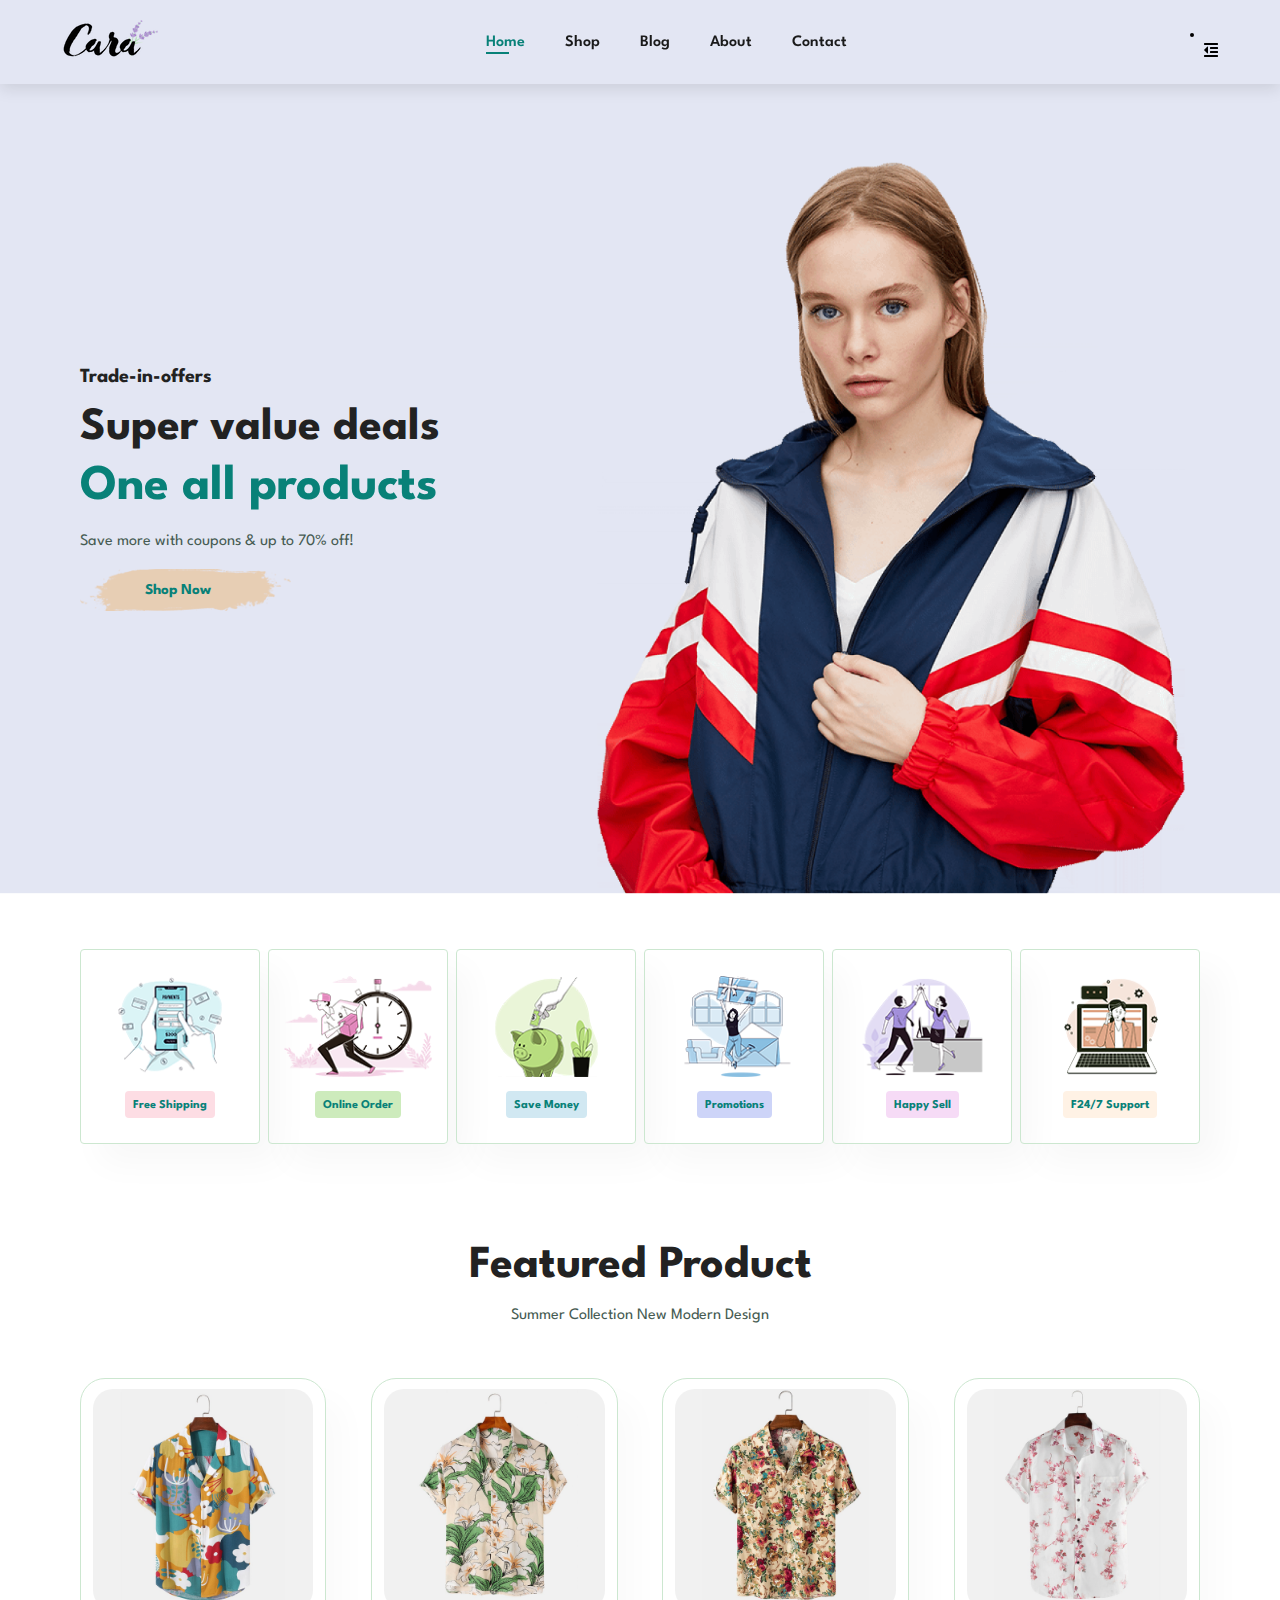
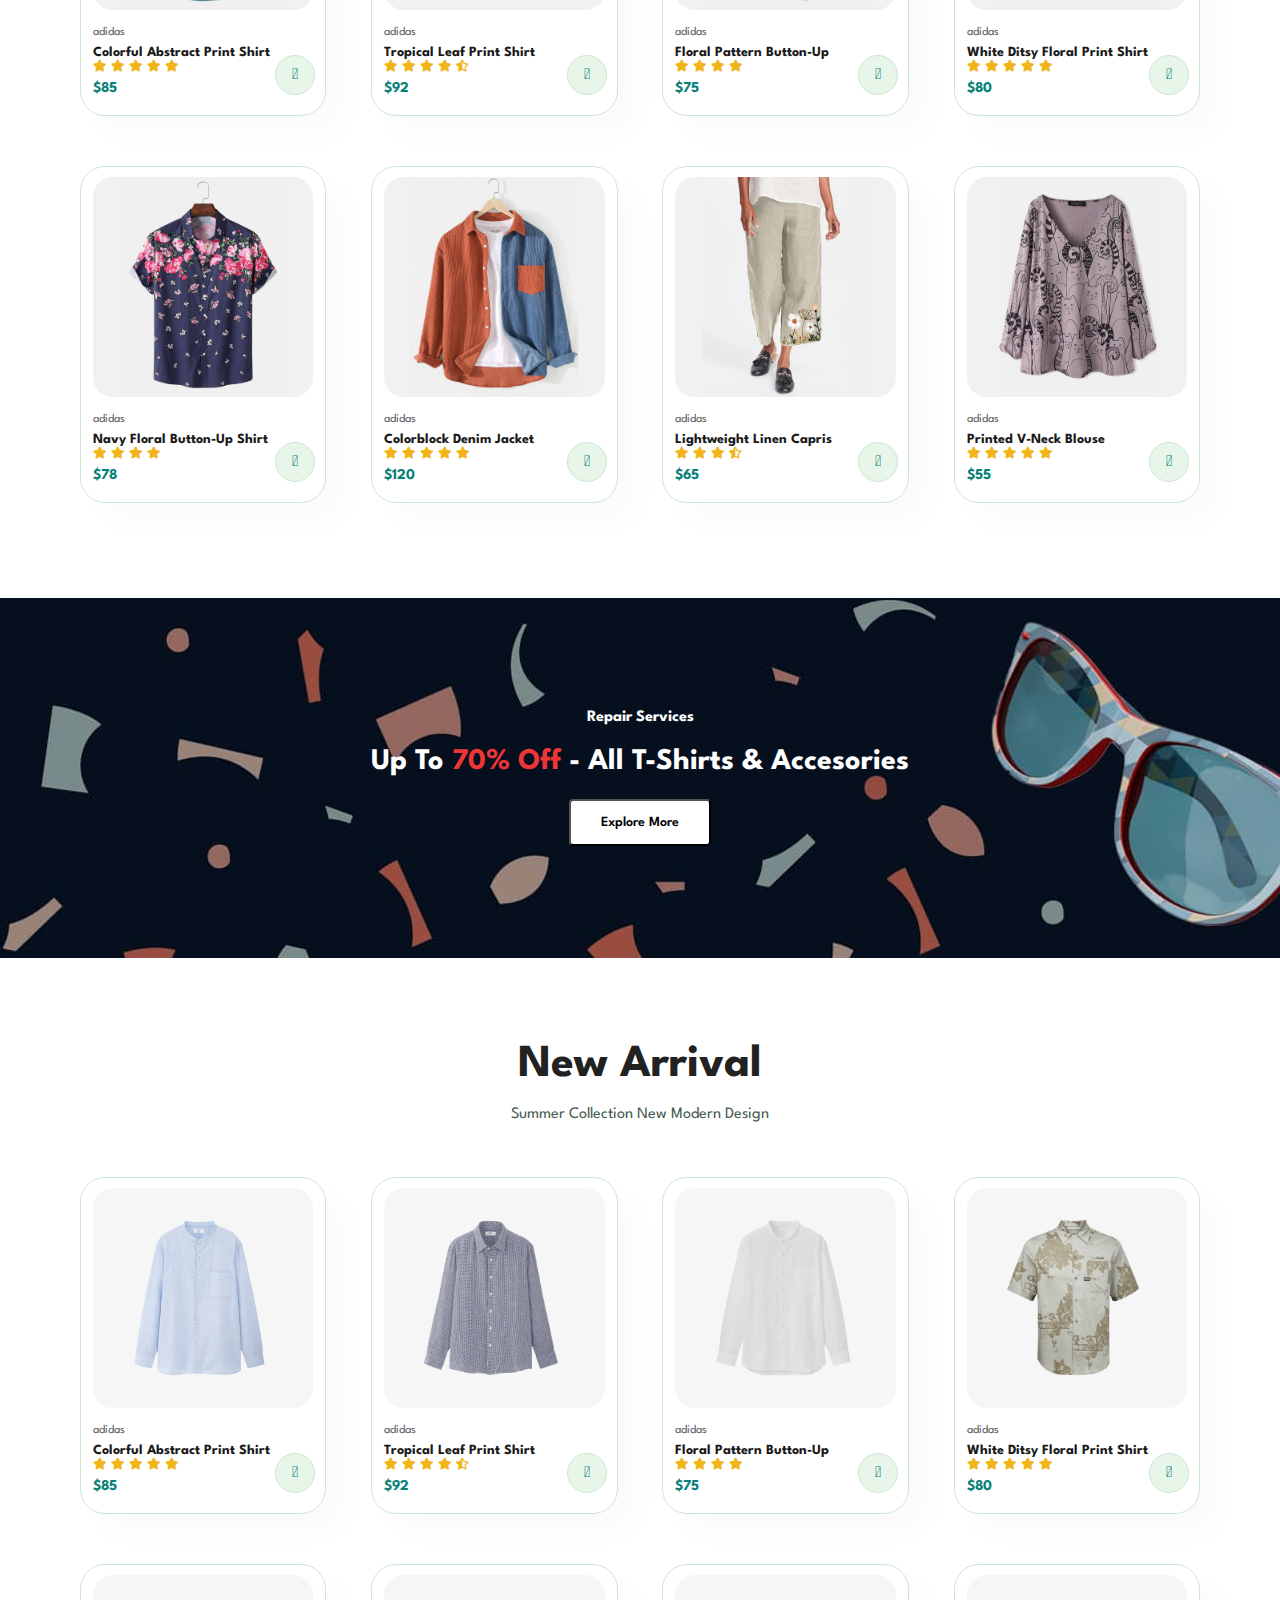
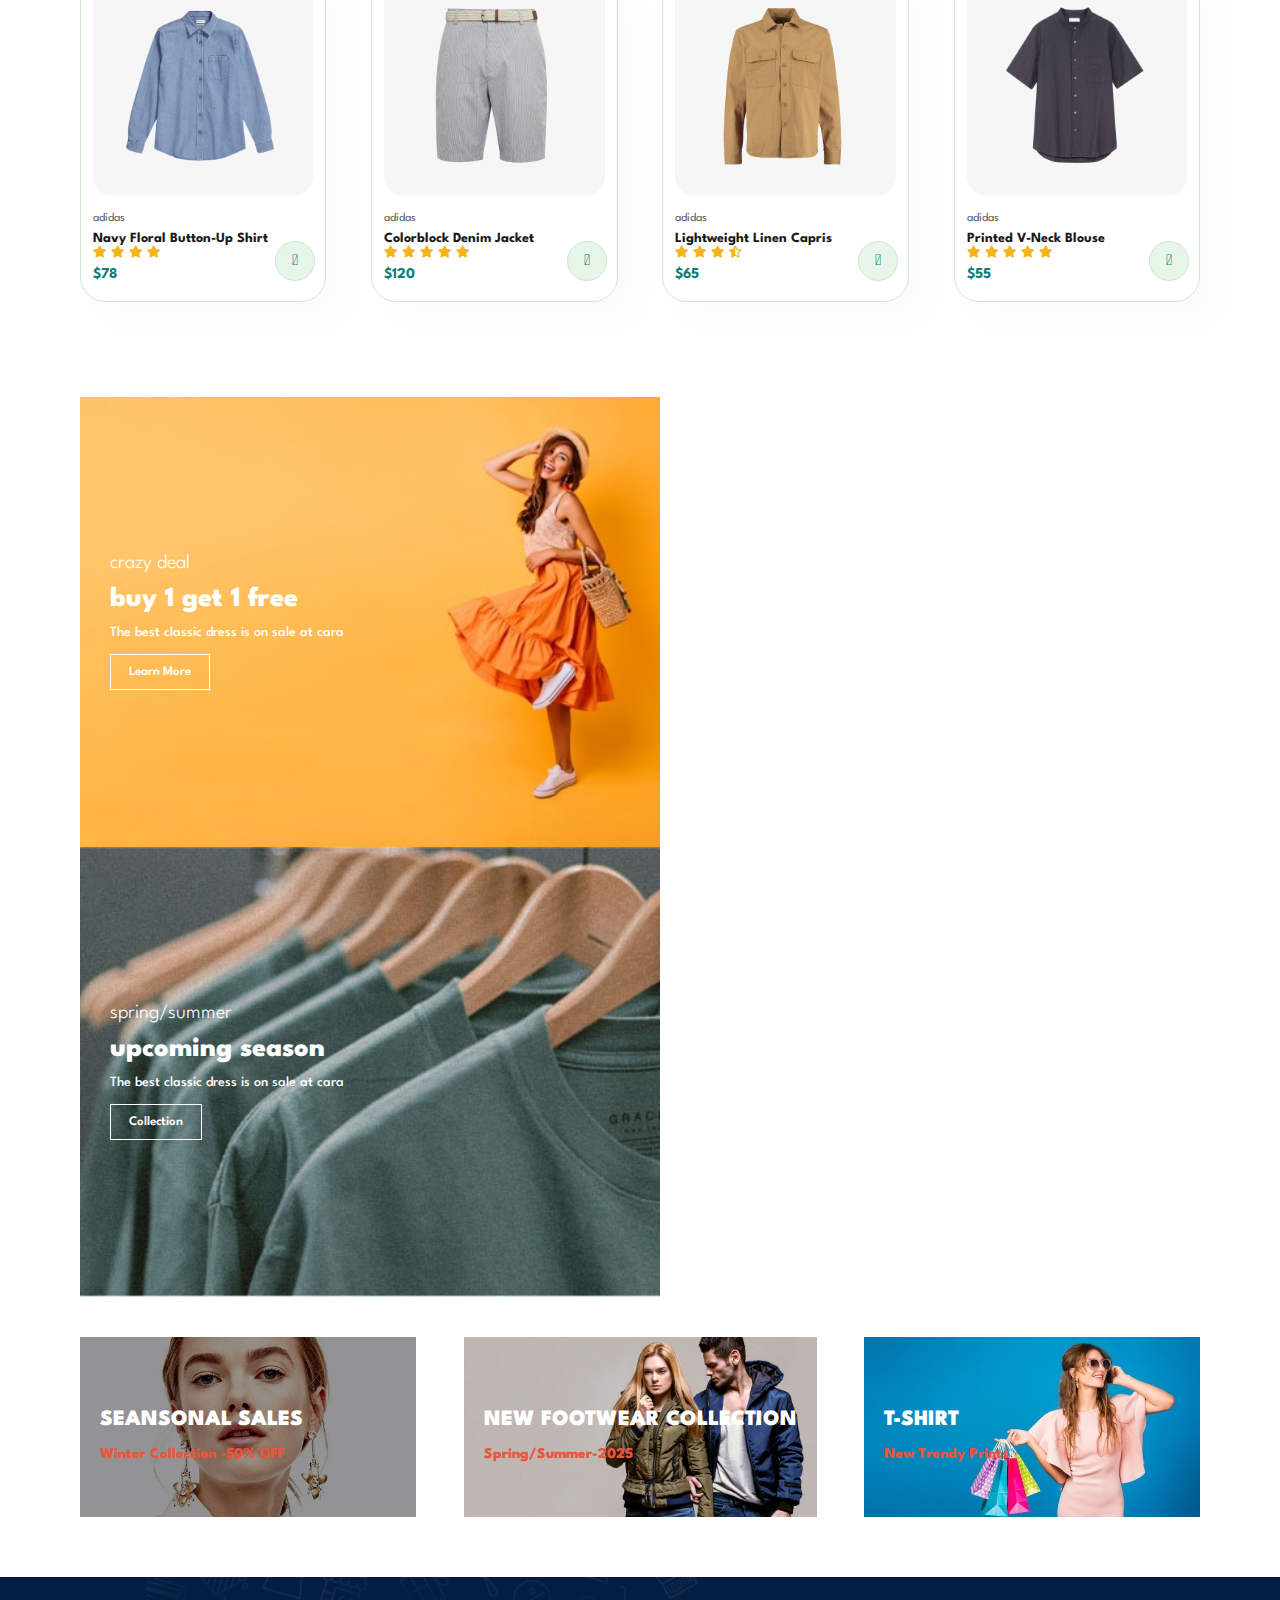
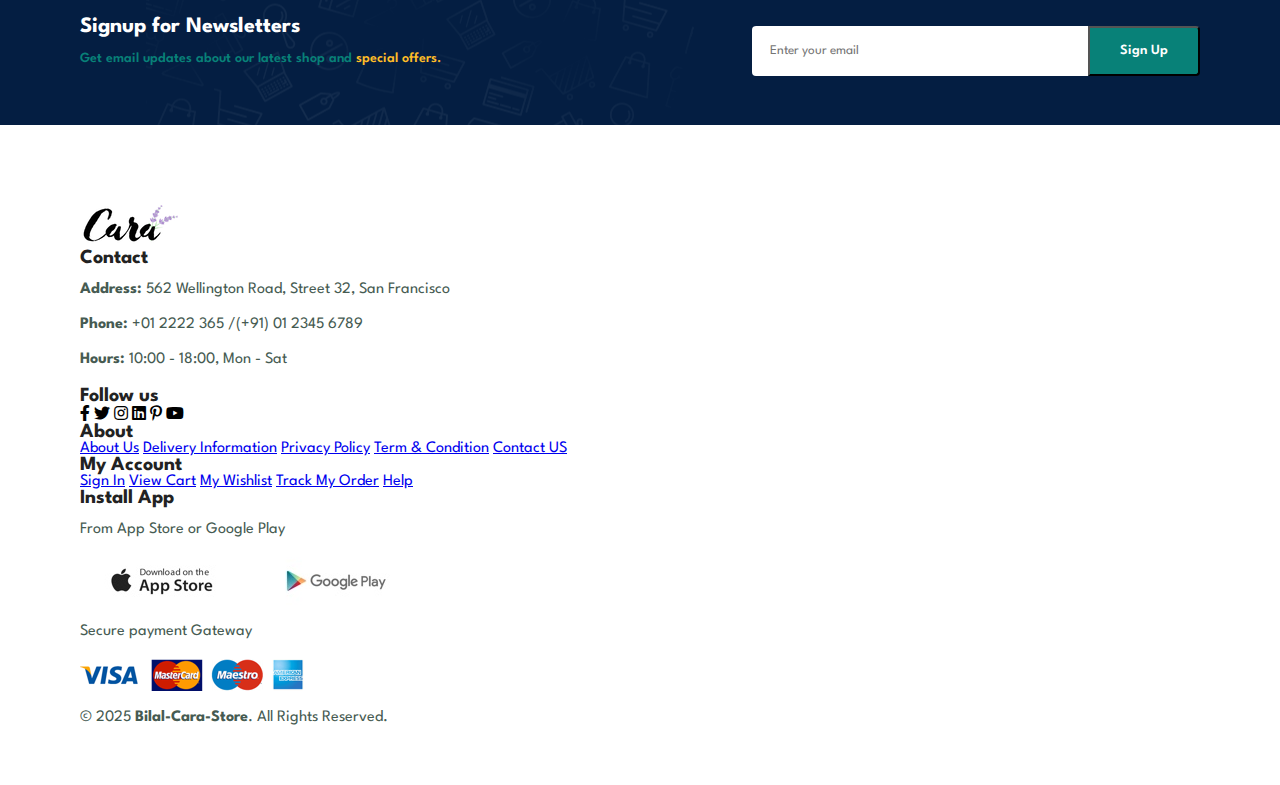
<file: index.html>
<!DOCTYPE html>
<html lang="en">

<head>
    <meta charset="UTF-8">
    <meta http-equiv="X-UA-Compatible" content="IE=edge">
    <meta name="viewport" content="width=device-width, initial-scale=1.0">
    <meta name="description"
        content="Cara Ecommerce Website - Stylish clothes, shoes, and accessories with amazing deals and free shipping.">
    <meta name="keywords" content="ecommerce, cara store, online shopping, fashion, clothing, shoes, accessories">
    <meta name="author" content="Bilal Code">
    <link rel="icon" href="img/favicon.ico" type="image/x-icon">
    <title>Bilal Cara Ecommerce</title>
    <link rel="stylesheet" href="https://pro.fontawesome.com/releases/v5.10.0/css/all.css" />

    <link rel="stylesheet" href="style.css">
    <script src="script.js" defer></script>
</head>

<body>
    <!-- ! header section -->
    <section id="header">
        <a href="#">
            <img src="./img/logo.png" class="logo" alt="">
        </a>
        <div>
            <ul id="navbar">
                <li><a href="index.html" class="active">Home</a></li>
                <li><a href="shop.html">Shop</a></li>
                <li><a href="blog.html">Blog</a></li>
                <li><a href="about.html">About</a></li>
                <li><a href="contact.html">Contact</a></li>
                <li id="lg-bag"><a href="cart.html"><i class="far fa-shopping-bag"></i></a></li>
                <a href="#" id="close"><i class="far fa-times"></i></a>
            </ul>
        </div>
        <!-- ! mobile  -->
        <div id="mobile">
            <li><a href="cart.html"><i class="far fa-shopping-bag"></i></a></li>
            <i class="fas fa-outdent" id="bar"></i>
        </div>
    </section>

    <!-- ! hero section -->
    <section id="hero">
        <h4>Trade-in-offers</h4>
        <h2>Super value deals</h2>
        <h1>One all products</h1>
        <p>Save more with coupons & up to 70% off!</p>
        <button>Shop Now</button>
    </section>

    <!-- ! Feature section -->
    <section id="feature" class="section-p1">
        <div class="fe-box">
            <img src="./img/features/f1.png" alt="Free Shipping">
            <h6>Free Shipping</h6>
        </div>
        <div class="fe-box">
            <img src="./img/features/f2.png" alt="Online Order">
            <h6>Online Order</h6>
        </div>
        <div class="fe-box">
            <img src="./img/features/f3.png" alt="Save Money">
            <h6>Save Money</h6>
        </div>
        <div class="fe-box">
            <img src="./img/features/f4.png" alt="Promotions">
            <h6>Promotions</h6>
        </div>
        <div class="fe-box">
            <img src="./img/features/f5.png" alt="Happy Sell">
            <h6>Happy Sell</h6>
        </div>
        <div class="fe-box">
            <img src="./img/features/f6.png" alt="24/7 Support">
            <h6>F24/7 Support</h6>
        </div>
    </section>

    <!-- ! Featured Product section -->
    <section id="product1" class="section-p1">
        <h2>Featured Product</h2>
        <p>Summer Collection New Modern Design</p>
        <div class="pro-container">
            <div class="pro">
                <img src="./img/products/f1.jpg" alt="Colorful Abstract Print Shirt">
                <div class="des">
                    <span>adidas</span>
                    <h5>Colorful Abstract Print Shirt</h5>
                    <div class="star">
                        <i class="fas fa-star"></i>
                        <i class="fas fa-star"></i>
                        <i class="fas fa-star"></i>
                        <i class="fas fa-star"></i>
                        <i class="fas fa-star"></i>
                    </div>
                    <h4>$85</h4>
                </div>
                <a href="#">
                    <i class="fal fa-shopping-cart cart"></i>
                </a>
            </div>
            <div class="pro">
                <img src="./img/products/f2.jpg" alt="Tropical Leaf Print Shirt">
                <div class="des">
                    <span>adidas</span>
                    <h5>Tropical Leaf Print Shirt</h5>
                    <div class="star">
                        <i class="fas fa-star"></i>
                        <i class="fas fa-star"></i>
                        <i class="fas fa-star"></i>
                        <i class="fas fa-star"></i>
                        <i class="fas fa-star-half-alt"></i>
                    </div>
                    <h4>$92</h4>
                </div>
                <a href="#">
                    <i class="fal fa-shopping-cart cart"></i>
                </a>
            </div>
            <div class="pro">
                <img src="./img/products/f3.jpg" alt="Floral Pattern Button-Up Shirt">
                <div class="des">
                    <span>adidas</span>
                    <h5>Floral Pattern Button-Up</h5>
                    <div class="star">
                        <i class="fas fa-star"></i>
                        <i class="fas fa-star"></i>
                        <i class="fas fa-star"></i>
                        <i class="fas fa-star"></i>
                        <i class="fas fa-star-o"></i>
                    </div>
                    <h4>$75</h4>
                </div>
                <a href="#">
                    <i class="fal fa-shopping-cart cart"></i>
                </a>
            </div>
            <div class="pro">
                <img src="./img/products/f4.jpg" alt="White Ditsy Floral Print Shirt">
                <div class="des">
                    <span>adidas</span>
                    <h5>White Ditsy Floral Print Shirt</h5>
                    <div class="star">
                        <i class="fas fa-star"></i>
                        <i class="fas fa-star"></i>
                        <i class="fas fa-star"></i>
                        <i class="fas fa-star"></i>
                        <i class="fas fa-star"></i>
                    </div>
                    <h4>$80</h4>
                </div>
                <a href="#">
                    <i class="fal fa-shopping-cart cart"></i>
                </a>
            </div>
            <div class="pro">
                <img src="./img/products/f5.jpg" alt="Navy Floral Button-Up Shirt">
                <div class="des">
                    <span>adidas</span>
                    <h5>Navy Floral Button-Up Shirt</h5>
                    <div class="star">
                        <i class="fas fa-star"></i>
                        <i class="fas fa-star"></i>
                        <i class="fas fa-star"></i>
                        <i class="fas fa-star"></i>
                        <i class="fas fa-star-o"></i>
                    </div>
                    <h4>$78</h4>
                </div>
                <a href="#">
                    <i class="fal fa-shopping-cart cart"></i>
                </a>
            </div>
            <div class="pro">
                <img src="./img/products/f6.jpg" alt="Colorblock Denim Jacket">
                <div class="des">
                    <span>adidas</span>
                    <h5>Colorblock Denim Jacket</h5>
                    <div class="star">
                        <i class="fas fa-star"></i>
                        <i class="fas fa-star"></i>
                        <i class="fas fa-star"></i>
                        <i class="fas fa-star"></i>
                        <i class="fas fa-star"></i>
                    </div>
                    <h4>$120</h4>
                </div>
                <a href="#">
                    <i class="fal fa-shopping-cart cart"></i>
                </a>
            </div>
            <div class="pro">
                <img src="./img/products/f7.jpg" alt="Lightweight Linen Capris">
                <div class="des">
                    <span>adidas</span>
                    <h5>Lightweight Linen Capris</h5>
                    <div class="star">
                        <i class="fas fa-star"></i>
                        <i class="fas fa-star"></i>
                        <i class="fas fa-star"></i>
                        <i class="fas fa-star-half-alt"></i>
                        <i class="fas fa-star-o"></i>
                    </div>
                    <h4>$65</h4>
                </div>
                <a href="#">
                    <i class="fal fa-shopping-cart cart"></i>
                </a>
            </div>
            <div class="pro">
                <img src="./img/products/f8.jpg" alt="Printed V-Neck Blouse">
                <div class="des">
                    <span>adidas</span>
                    <h5>Printed V-Neck Blouse</h5>
                    <div class="star">
                        <i class="fas fa-star"></i>
                        <i class="fas fa-star"></i>
                        <i class="fas fa-star"></i>
                        <i class="fas fa-star"></i>
                        <i class="fas fa-star"></i>
                    </div>
                    <h4>$55</h4>
                </div>
                <a href="#">
                    <i class="fal fa-shopping-cart cart"></i>
                </a>
            </div>
        </div>
    </section>

    <!-- ! Banner section -->
    <section id="banner" class="section-m1">
        <h4>repair services</h4>
        <h2>Up to<span> 70% off</span> - All t-Shirts & Accesories</h2>
        <button class="normal">Explore More</button>
    </section>

    <!-- ! New Arrival section -->
    <section id="product1" class="section-p1">
        <h2>New Arrival</h2>
        <p>Summer Collection New Modern Design</p>
        <div class="pro-container">
            <div class="pro">
                <img src="./img/products/n1.jpg" alt="Colorful Abstract Print Shirt">
                <div class="des">
                    <span>adidas</span>
                    <h5>Colorful Abstract Print Shirt</h5>
                    <div class="star">
                        <i class="fas fa-star"></i>
                        <i class="fas fa-star"></i>
                        <i class="fas fa-star"></i>
                        <i class="fas fa-star"></i>
                        <i class="fas fa-star"></i>
                    </div>
                    <h4>$85</h4>
                </div>
                <a href="#">
                    <i class="fal fa-shopping-cart cart"></i>
                </a>
            </div>
            <div class="pro">
                <img src="./img/products/n2.jpg" alt="Tropical Leaf Print Shirt">
                <div class="des">
                    <span>adidas</span>
                    <h5>Tropical Leaf Print Shirt</h5>
                    <div class="star">
                        <i class="fas fa-star"></i>
                        <i class="fas fa-star"></i>
                        <i class="fas fa-star"></i>
                        <i class="fas fa-star"></i>
                        <i class="fas fa-star-half-alt"></i>
                    </div>
                    <h4>$92</h4>
                </div>
                <a href="#">
                    <i class="fal fa-shopping-cart cart"></i>
                </a>
            </div>
            <div class="pro">
                <img src="./img/products/n3.jpg" alt="Floral Pattern Button-Up">
                <div class="des">
                    <span>adidas</span>
                    <h5>Floral Pattern Button-Up</h5>
                    <div class="star">
                        <i class="fas fa-star"></i>
                        <i class="fas fa-star"></i>
                        <i class="fas fa-star"></i>
                        <i class="fas fa-star"></i>
                        <i class="fas fa-star-o"></i>
                    </div>
                    <h4>$75</h4>
                </div>
                <a href="#">
                    <i class="fal fa-shopping-cart cart"></i>
                </a>
            </div>
            <div class="pro">
                <img src="./img/products/n4.jpg" alt="White Ditsy Floral Print Shirt">
                <div class="des">
                    <span>adidas</span>
                    <h5>White Ditsy Floral Print Shirt</h5>
                    <div class="star">
                        <i class="fas fa-star"></i>
                        <i class="fas fa-star"></i>
                        <i class="fas fa-star"></i>
                        <i class="fas fa-star"></i>
                        <i class="fas fa-star"></i>
                    </div>
                    <h4>$80</h4>
                </div>
                <a href="#">
                    <i class="fal fa-shopping-cart cart"></i>
                </a>
            </div>
            <div class="pro">
                <img src="./img/products/n5.jpg" alt="Navy Floral Button-Up Shirt">
                <div class="des">
                    <span>adidas</span>
                    <h5>Navy Floral Button-Up Shirt</h5>
                    <div class="star">
                        <i class="fas fa-star"></i>
                        <i class="fas fa-star"></i>
                        <i class="fas fa-star"></i>
                        <i class="fas fa-star"></i>
                        <i class="fas fa-star-o"></i>
                    </div>
                    <h4>$78</h4>
                </div>
                <a href="#">
                    <i class="fal fa-shopping-cart cart"></i>
                </a>
            </div>
            <div class="pro">
                <img src="./img/products/n6.jpg" alt="Colorblock Denim Jacket">
                <div class="des">
                    <span>adidas</span>
                    <h5>Colorblock Denim Jacket</h5>
                    <div class="star">
                        <i class="fas fa-star"></i>
                        <i class="fas fa-star"></i>
                        <i class="fas fa-star"></i>
                        <i class="fas fa-star"></i>
                        <i class="fas fa-star"></i>
                    </div>
                    <h4>$120</h4>
                </div>
                <a href="#">
                    <i class="fal fa-shopping-cart cart"></i>
                </a>
            </div>
            <div class="pro">
                <img src="./img/products/n7.jpg" alt="Lightweight Linen Capris">
                <div class="des">
                    <span>adidas</span>
                    <h5>Lightweight Linen Capris</h5>
                    <div class="star">
                        <i class="fas fa-star"></i>
                        <i class="fas fa-star"></i>
                        <i class="fas fa-star"></i>
                        <i class="fas fa-star-half-alt"></i>
                        <i class="fas fa-star-o"></i>
                    </div>
                    <h4>$65</h4>
                </div>
                <a href="#">
                    <i class="fal fa-shopping-cart cart"></i>
                </a>
            </div>
            <div class="pro">
                <img src="./img/products/n8.jpg" alt="Printed V-Neck Blouse">
                <div class="des">
                    <span>adidas</span>
                    <h5>Printed V-Neck Blouse</h5>
                    <div class="star">
                        <i class="fas fa-star"></i>
                        <i class="fas fa-star"></i>
                        <i class="fas fa-star"></i>
                        <i class="fas fa-star"></i>
                        <i class="fas fa-star"></i>
                    </div>
                    <h4>$55</h4>
                </div>
                <a href="#">
                    <i class="fal fa-shopping-cart cart"></i>
                </a>
            </div>
        </div>
    </section>

    <!-- ! sm banner section -->
    <section id="sm-banner" class="section-p1">
        <div class="banner-box">
            <h4>crazy deal</h4>
            <h2>buy 1 get 1 free</h2>
            <span>The best classic dress is on sale at cara</span>
            <button class="whites">learn more</button>
        </div>
        <div class="banner-box banner-box2">
            <h4>spring/summer</h4>
            <h2>upcoming season</h2>
            <span>The best classic dress is on sale at cara</span>
            <button class="whites">Collection</button>
        </div>
    </section>

    <!-- ! banner3 section  -->
    <section id="banner3">
        <div class="banner-box">
            <h2>SEANSONAL SALES</h2>
            <h3>Winter Collection -50% OFF</h3>
        </div>
        <div class="banner-box banner-box-3">
            <h2>NEW FOOTWEAR COLLECTION</h2>
            <h3>Spring/Summer-2025</h3>
        </div>
        <div class="banner-box banner-box-4">
            <h2>T-SHIRT</h2>
            <h3>New Trendy Prints</h3>
        </div>
    </section>

    <!-- ! New Letters section -->
    <section id="newsletter" class="section-p1 section-m1">
        <div class="newstext">
            <h4>Signup for Newsletters</h4>
            <p>Get email updates about our latest shop and <span>special offers.</span></p>
        </div>
        <div class="form">
            <input type="email" placeholder="Enter your email" />
            <button type="submit" class="normal">Sign up</button>
        </div>
    </section>

    <!-- ! Footer section -->
    <footer class="section-p1">
        <div class="col">
            <img class="logo" src="img/logo.png" alt="">
            <h4>Contact</h4>
            <p><strong>Address:</strong> 562 Wellington Road, Street 32, San Francisco</p>
            <p><strong>Phone:</strong> +01 2222 365 /(+91) 01 2345 6789</p>
            <p><strong>Hours:</strong> 10:00 - 18:00, Mon - Sat</p>
            <div class="follow">
                <h4>Follow us</h4>
                <div class="icon">
                    <i class="fab fa-facebook-f"></i>
                    <i class="fab fa-twitter"></i>
                    <i class="fab fa-instagram"></i>
                    <i class="fab fa-linkedin"></i>
                    <i class="fab fa-pinterest-p"></i>
                    <i class="fab fa-youtube"></i>
                </div>
            </div>
        </div>
        <div class="col">
            <h4>About</h4>
            <a href="#">About Us</a>
            <a href="#">Delivery Information</a>
            <a href="#">Privacy Policy</a>
            <a href="#">Term & Condition</a>
            <a href="#">Contact US</a>
        </div>
        <div class="col">
            <h4>My Account</h4>
            <a href="#">Sign In</a>
            <a href="#">View Cart</a>
            <a href="#">My Wishlist</a>
            <a href="#">Track My Order</a>
            <a href="#">Help</a>
        </div>
        <div class="col install">
            <h4>Install App</h4>
            <p>From App Store or Google Play</p>
            <div class="row">
                <img src="./img/pay/app.jpg" alt="">
                <img src="./img/pay/play.jpg" alt="">
            </div>
            <p>
                Secure payment Gateway
            </p>
            <img src="./img/pay/pay.png" alt="">
        </div>
        <div class="copywrite">
            <p>&copy; 2025 <strong>Bilal-Cara-Store</strong>. All Rights Reserved.</p>
        </div>

    </footer>

</body>

</html>
</file>
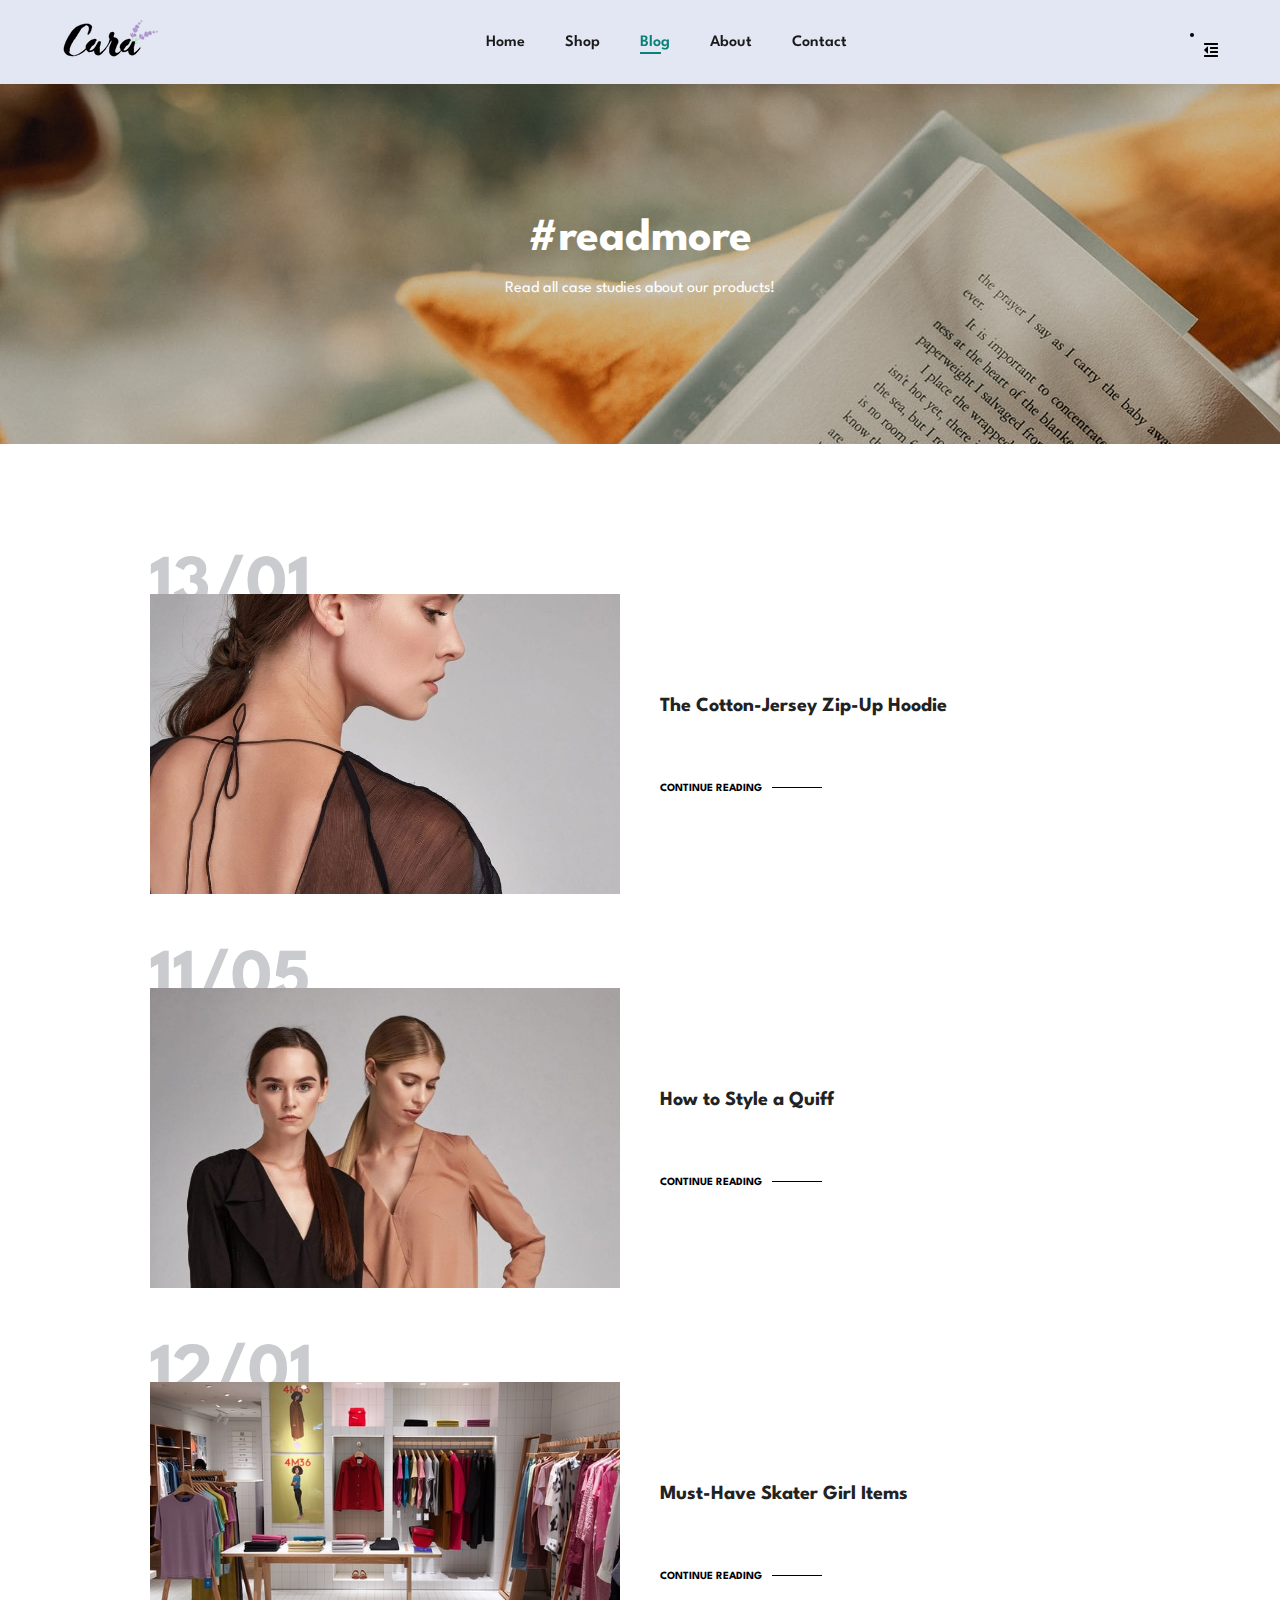
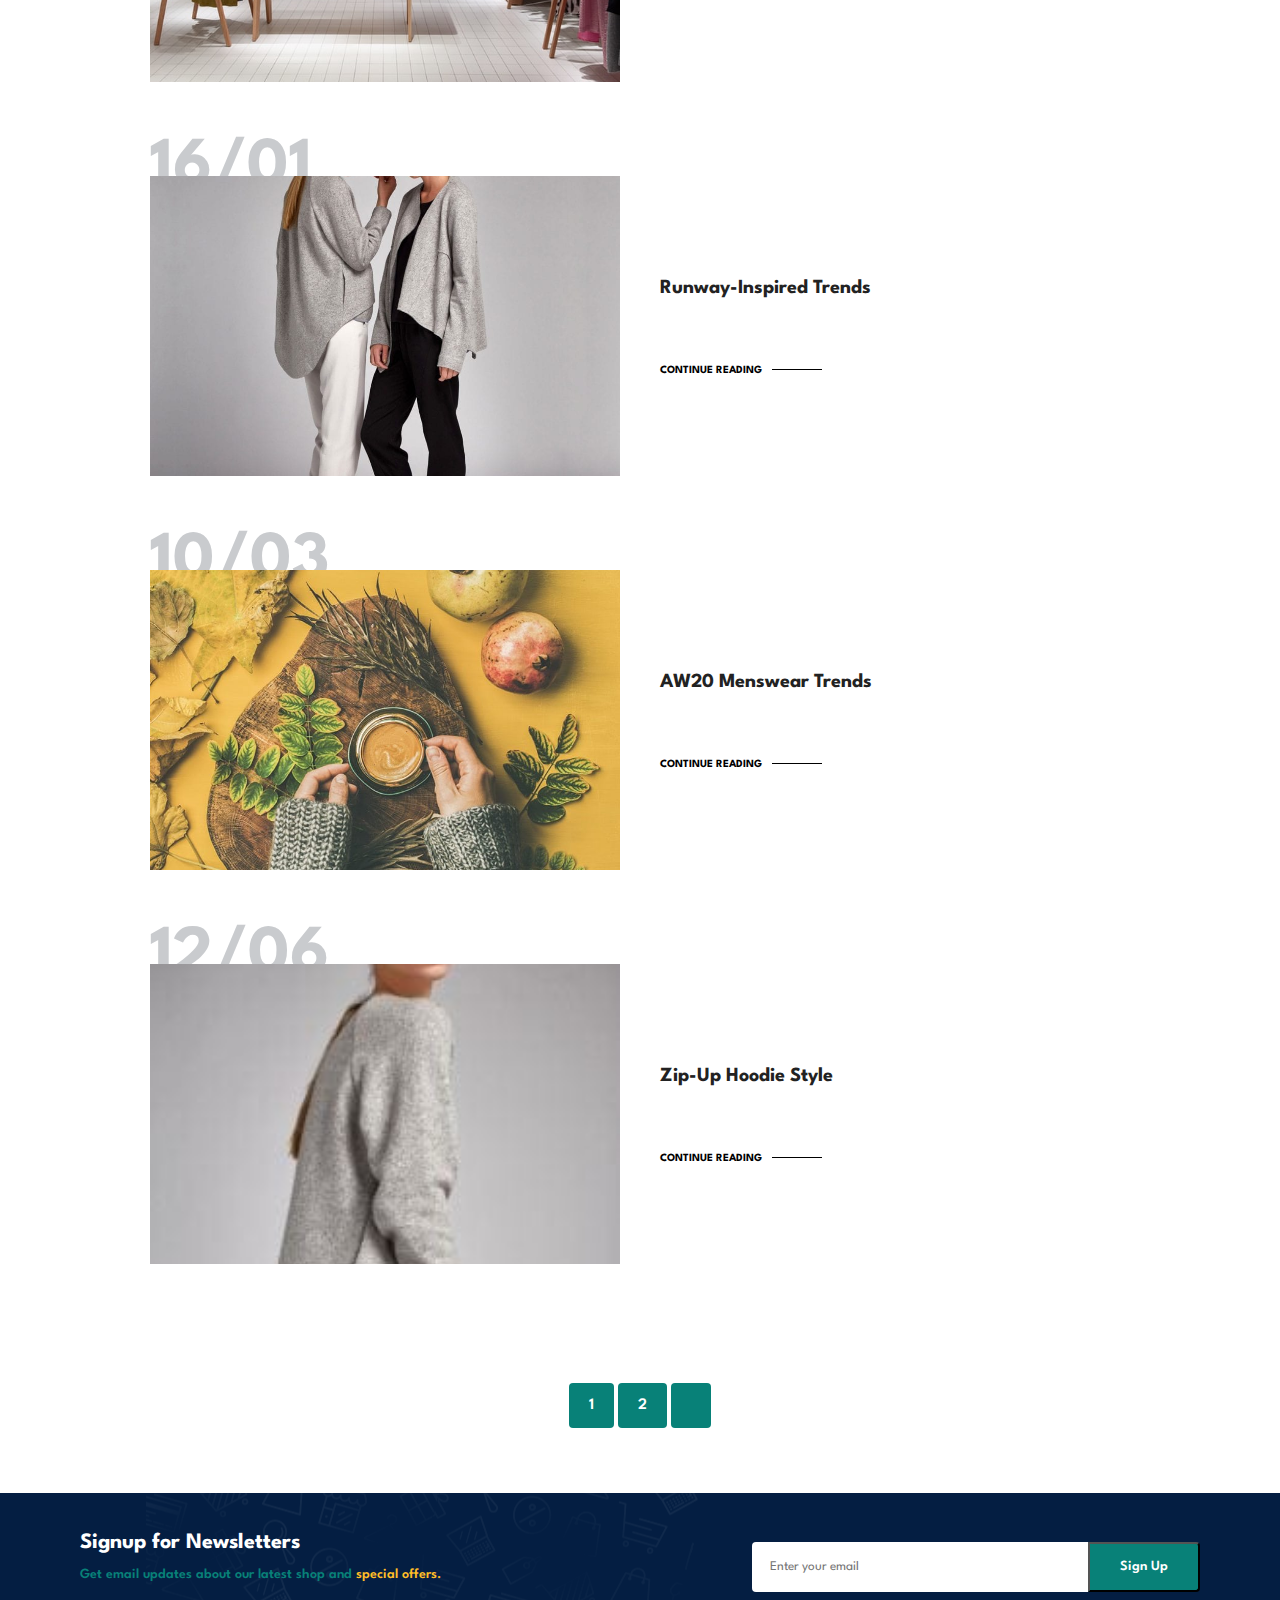
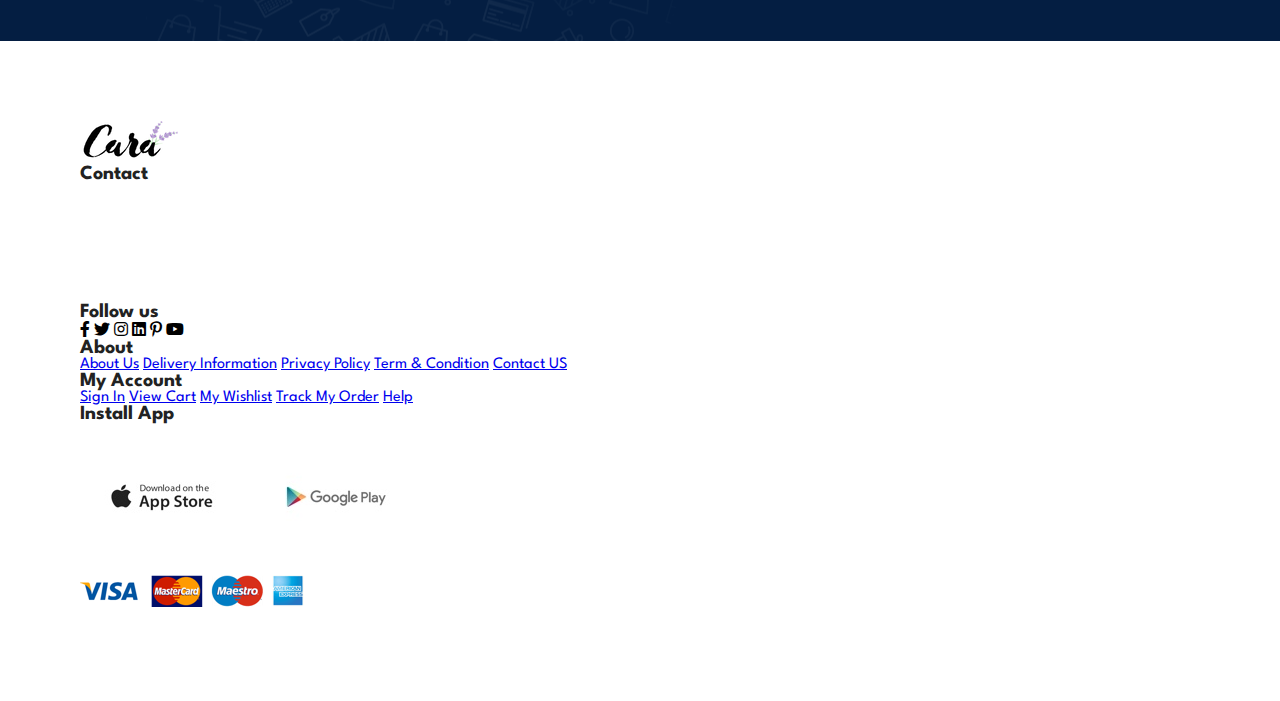
<file: blog.html>
<!DOCTYPE html>
<html lang="en">

<head>
    <meta charset="UTF-8">
    <meta http-equiv="X-UA-Compatible" content="IE=edge">
    <meta name="viewport" content="width=device-width, initial-scale=1.0">
    <meta name="description"
        content="Cara Ecommerce Website - Stylish clothes, shoes, and accessories with amazing deals and free shipping.">
    <meta name="keywords" content="ecommerce, cara store, online shopping, fashion, clothing, shoes, accessories">
    <meta name="author" content="Bilal Code">
    <link rel="icon" href="img/favicon.ico" type="image/x-icon">
    <title>Bilal Cara Ecommerce</title>
    <link rel="stylesheet" href="https://pro.fontawesome.com/releases/v5.10.0/css/all.css" />

    <link rel="stylesheet" href="style.css">
    <link rel="stylesheet" href="shop.css">
    <link rel="stylesheet" href="blog.css">
    <script src="script.js" defer></script>
</head>

<body>
    <!-- ! header section -->
    <section id="header">
        <a href="#">
            <img src="./img/logo.png" class="logo" alt="">
        </a>
        <div>
            <ul id="navbar">
                <li><a href="index.html">Home</a></li>
                <li><a href="shop.html">Shop</a></li>
                <li><a href="blog.html" class="active">Blog</a></li>
                <li><a href="about.html">About</a></li>
                <li><a href="contact.html">Contact</a></li>
                <li id="lg-bag"><a href="cart.html"><i class="far fa-shopping-bag"></i></a></li>
                <a href="#" id="close"><i class="far fa-times"></i></a>
            </ul>
        </div>
        <!-- ! mobile  -->
        <div id="mobile">
            <li><a href="cart.html"><i class="far fa-shopping-bag"></i></a></li>
            <i class="fas fa-outdent" id="bar"></i>
        </div>
    </section>

    <!-- ! hero section -->
    <section id="page-header" class="blog-header">
        <h2>#readmore</h2>
        <p>Read all case studies about our products!</p>
    </section>

    <!-- ! blog section -->
    <section id="blog">
        <div class="blog-box">
            <div class="blog-img">
                <img src="./img/blog/b1.jpg" alt="">
            </div>
            <div class="blog-details">
                <h4>The Cotton-Jersey Zip-Up Hoodie</h4>
                <p>Kickstarter man braid godard coloring book. Raclette waistcoat selfies yr wolf chartreuse hexagon
                    irony, godard...</p>
                <a href="#">CONTINUE READING</a>
            </div>
            <h1>13/01</h1>
        </div>
        <div class="blog-box">
            <div class="blog-img">
                <img src="./img/blog/b2.jpg" alt="">
            </div>
            <div class="blog-details">
                <h4>How to Style a Quiff</h4>
                <p>Kickstarter man braid godard coloring book. Raclette waistcoat selfies yr wolf chartreuse hexagon
                    irony, godard...</p>
                <a href="#">CONTINUE READING</a>
            </div>
            <h1>11/05</h1>
        </div>
        <div class="blog-box">
            <div class="blog-img">
                <img src="./img/blog/b3.jpg" alt="">
            </div>
            <div class="blog-details">
                <h4>Must-Have Skater Girl Items</h4>
                <p>Kickstarter man braid godard coloring book. Raclette waistcoat selfies yr wolf chartreuse hexagon
                    irony, godard...</p>
                <a href="#">CONTINUE READING</a>
            </div>
            <h1>12/01</h1>
        </div>
        <div class="blog-box">
            <div class="blog-img">
                <img src="./img/blog/b4.jpg" alt="">
            </div>
            <div class="blog-details">
                <h4>Runway-Inspired Trends</h4>
                <p>Kickstarter man braid godard coloring book. Raclette waistcoat selfies yr wolf chartreuse hexagon
                    irony, godard...</p>
                <a href="#">CONTINUE READING</a>
            </div>
            <h1>16/01</h1>
        </div>
        <div class="blog-box">
            <div class="blog-img">
                <img src="./img/blog/b6.jpg" alt="">
            </div>
            <div class="blog-details">
                <h4>AW20 Menswear Trends</h4>
                <p>Kickstarter man braid godard coloring book. Raclette waistcoat selfies yr wolf chartreuse hexagon
                    irony, godard...</p>
                <a href="#">CONTINUE READING</a>
            </div>
            <h1>10/03</h1>
        </div>
        <div class="blog-box">
            <div class="blog-img">
                <img src="./img/blog/b5.jpg" alt="">
            </div>
            <div class="blog-details">
                <h4>Zip-Up Hoodie Style</h4>
                <p>A stylish, light grey zip-up hoodie, perfect for a casual and comfortable look.</p>
                <a href="#">CONTINUE READING</a>
            </div>
            <h1>12/06</h1>
        </div>
    </section>

    <!-- ! Pagination section -->
    <section id="pagination" class="section-p1">
        <a href="#">1</a>
        <a href="#">2</a>
        <a href="#">
            <i class="fal fa-long-arrow-right"></i>
        </a>
    </section>

    <!-- ! New Letters section -->
    <section id="newsletter" class="section-p1 section-m1">
        <div class="newstext">
            <h4>Signup for Newsletters</h4>
            <p>Get email updates about our latest shop and <span>special offers.</span></p>
        </div>
        <div class="form">
            <input type="email" placeholder="Enter your email" />
            <button type="submit" class="normal">Sign up</button>
        </div>
    </section>

    <!-- ! Footer section -->
    <footer class="section-p1">
        <div class="col">
            <img class="logo" src="img/logo.png" alt="">
            <h4>Contact</h4>
            <p><strong>Address:</strong> 562 Wellington Road, Street 32, San Francisco</p>
            <p><strong>Phone:</strong> +01 2222 365 /(+91) 01 2345 6789</p>
            <p><strong>Hours:</strong> 10:00 - 18:00, Mon - Sat</p>
            <div class="follow">
                <h4>Follow us</h4>
                <div class="icon">
                    <i class="fab fa-facebook-f"></i>
                    <i class="fab fa-twitter"></i>
                    <i class="fab fa-instagram"></i>
                    <i class="fab fa-linkedin"></i>
                    <i class="fab fa-pinterest-p"></i>
                    <i class="fab fa-youtube"></i>
                </div>
            </div>
        </div>
        <div class="col">
            <h4>About</h4>
            <a href="#">About Us</a>
            <a href="#">Delivery Information</a>
            <a href="#">Privacy Policy</a>
            <a href="#">Term & Condition</a>
            <a href="#">Contact US</a>
        </div>
        <div class="col">
            <h4>My Account</h4>
            <a href="#">Sign In</a>
            <a href="#">View Cart</a>
            <a href="#">My Wishlist</a>
            <a href="#">Track My Order</a>
            <a href="#">Help</a>
        </div>
        <div class="col install">
            <h4>Install App</h4>
            <p>From App Store or Google Play</p>
            <div class="row">
                <img src="./img/pay/app.jpg" alt="">
                <img src="./img/pay/play.jpg" alt="">
            </div>
            <p>
                Secure payment Gateway
            </p>
            <img src="./img/pay/pay.png" alt="">
        </div>
        <div class="copywrite">
            <p>&copy; 2025 <strong>Bilal-Cara-Store</strong>. All Rights Reserved.</p>
        </div>

    </footer>

</body>

</html>
</file>
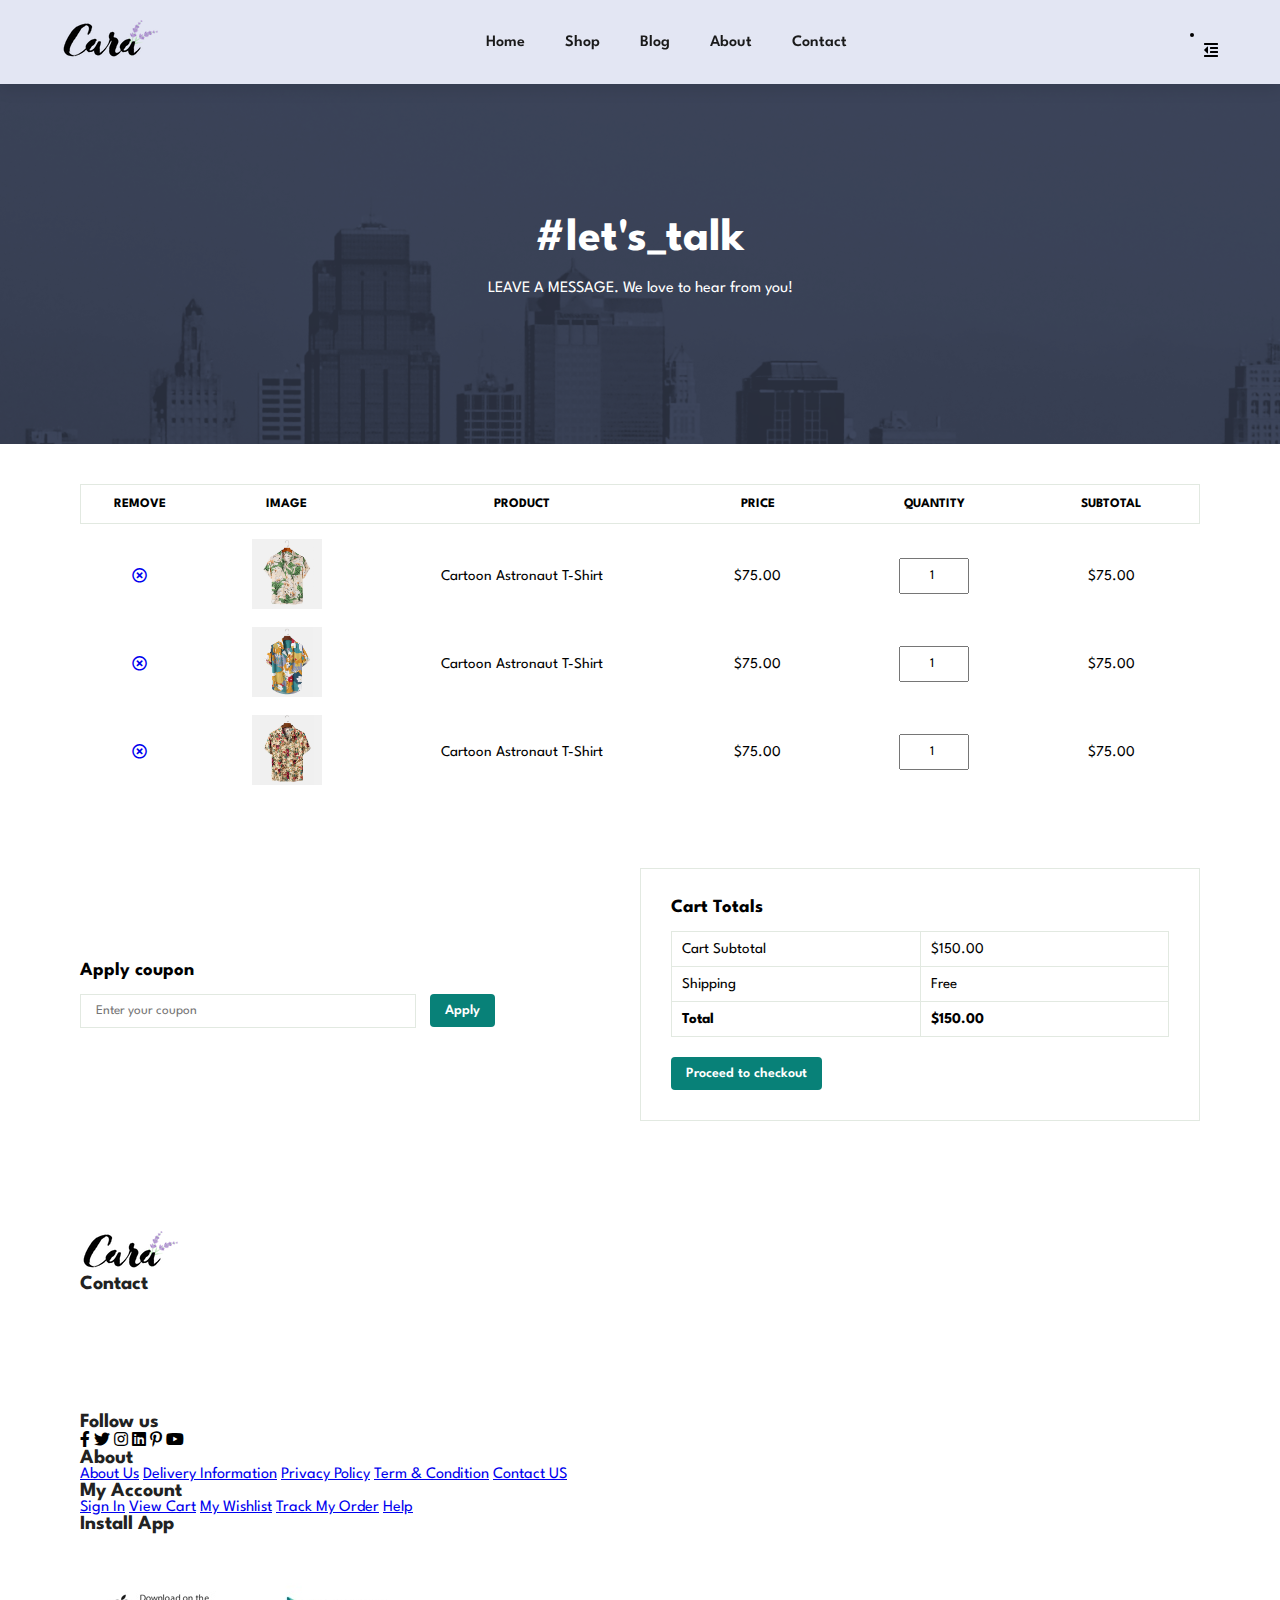
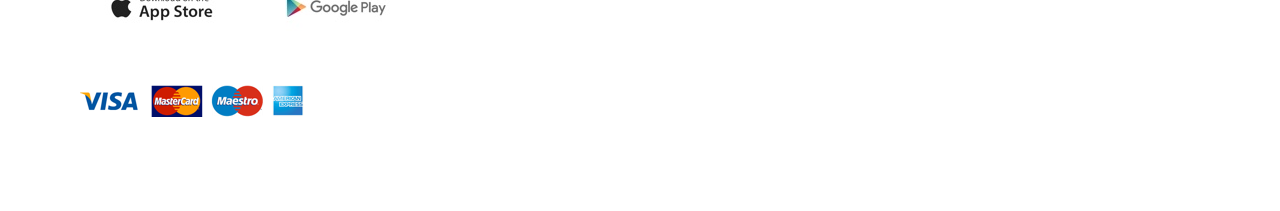
<file: cart.html>
<!DOCTYPE html>
<html lang="en">

<head>
    <meta charset="UTF-8">
    <meta http-equiv="X-UA-Compatible" content="IE=edge">
    <meta name="viewport" content="width=device-width, initial-scale=1.0">
    <meta name="description"
        content="Cara Ecommerce Website - Stylish clothes, shoes, and accessories with amazing deals and free shipping.">
    <meta name="keywords" content="ecommerce, cara store, online shopping, fashion, clothing, shoes, accessories">
    <meta name="author" content="Bilal Code">
    <link rel="icon" href="img/favicon.ico" type="image/x-icon">
    <title>Bilal Cara Ecommerce</title>
    <link rel="stylesheet" href="https://pro.fontawesome.com/releases/v5.10.0/css/all.css" />

    <link rel="stylesheet" href="style.css">
    <link rel="stylesheet" href="shop.css">
    <link rel="stylesheet" href="blog.css">
    <link rel="stylesheet" href="about.css">
    <link rel="stylesheet" href="contact.css">
    <link rel="stylesheet" href="cart.css">
    <script src="script.js" defer></script>
</head>

<body>
    <!-- ! header section -->
    <section id="header">
        <a href="#">
            <img src="./img/logo.png" class="logo" alt="">
        </a>
        <div>
            <ul id="navbar">
                <li><a href="index.html">Home</a></li>
                <li><a href="shop.html">Shop</a></li>
                <li><a href="blog.html">Blog</a></li>
                <li><a href="about.html">About</a></li>
                <li><a href="contact.html">Contact</a></li>
                <li id="lg-bag"><a href="cart.html"><i class="far fa-shopping-bag"></i></a></li>
                <a href="#" id="close"><i class="far fa-times"></i></a>
            </ul>
        </div>
        <!-- ! mobile  -->
        <div id="mobile">
            <li><a href="cart.html"><i class="far fa-shopping-bag"></i></a></li>
            <i class="fas fa-outdent" id="bar"></i>
        </div>
    </section>

    <!-- ! hero section -->
    <section id="page-header" class="contact-header">
        <h2>#let's_talk</h2>
        <p>LEAVE A MESSAGE. We love to hear from you!</p>
    </section>

    <!--  ! cart secion -->
    <section id="cart" class="section-p1">
        <table width="100%">
            <thead>
                <tr>
                    <td>Remove</td>
                    <td>Image</td>
                    <td>Product</td>
                    <td>Price</td>
                    <td>Quantity</td>
                    <td>Subtotal</td>
                </tr>
            </thead>
            <tbody>
                <tr>
                    <td><a href="#"><i class="far fa-times-circle"></i></a></td>
                    <td><img src="/img/products/f2.jpg" alt=""></td>
                    <td>Cartoon Astronaut T-Shirt</td>
                    <td>$75.00</td>
                    <td><input type="number" value="1"></td>
                    <td>$75.00</td>
                </tr>
                <tr>
                    <td><a href="#"><i class="far fa-times-circle"></i></a></td>
                    <td><img src="/img/products/f1.jpg" alt=""></td>
                    <td>Cartoon Astronaut T-Shirt</td>
                    <td>$75.00</td>
                    <td><input type="number" value="1"></td>
                    <td>$75.00</td>
                </tr>
                <tr>
                    <td><a href="#"><i class="far fa-times-circle"></i></a></td>
                    <td><img src="/img/products/f3.jpg" alt=""></td>
                    <td>Cartoon Astronaut T-Shirt</td>
                    <td>$75.00</td>
                    <td><input type="number" value="1"></td>
                    <td>$75.00</td>
                </tr>
            </tbody>
        </table>
    </section>


    <section id="cart-add" class="section-p1">
        <div id="coupon">
            <h3>Apply coupon</h3>
            <div>
                <input type="text" placeholder="Enter your coupon">
                <button class="normal">Apply</button>
            </div>
        </div>

        <div id="subtotal">
            <h3>Cart Totals</h3>
            <table>
                <tr>
                    <td>Cart Subtotal</td>
                    <td>$150.00</td>
                </tr>
                <tr>
                    <td>Shipping</td>
                    <td>Free</td>
                </tr>
                <tr>
                    <td><strong>Total</strong></td>
                    <td><strong>$150.00</strong></td>
                </tr>
            </table>
            <button class="normal">Proceed to checkout</button>
        </div>
    </section>






    <!-- ! Footer section -->
    <footer class="section-p1">
        <div class="col">
            <img class="logo" src="img/logo.png" alt="">
            <h4>Contact</h4>
            <p><strong>Address:</strong> 562 Wellington Road, Street 32, San Francisco</p>
            <p><strong>Phone:</strong> +01 2222 365 /(+91) 01 2345 6789</p>
            <p><strong>Hours:</strong> 10:00 - 18:00, Mon - Sat</p>
            <div class="follow">
                <h4>Follow us</h4>
                <div class="icon">
                    <i class="fab fa-facebook-f"></i>
                    <i class="fab fa-twitter"></i>
                    <i class="fab fa-instagram"></i>
                    <i class="fab fa-linkedin"></i>
                    <i class="fab fa-pinterest-p"></i>
                    <i class="fab fa-youtube"></i>
                </div>
            </div>
        </div>
        <div class="col">
            <h4>About</h4>
            <a href="#">About Us</a>
            <a href="#">Delivery Information</a>
            <a href="#">Privacy Policy</a>
            <a href="#">Term & Condition</a>
            <a href="#">Contact US</a>
        </div>
        <div class="col">
            <h4>My Account</h4>
            <a href="#">Sign In</a>
            <a href="#">View Cart</a>
            <a href="#">My Wishlist</a>
            <a href="#">Track My Order</a>
            <a href="#">Help</a>
        </div>
        <div class="col install">
            <h4>Install App</h4>
            <p>From App Store or Google Play</p>
            <div class="row">
                <img src="./img/pay/app.jpg" alt="">
                <img src="./img/pay/play.jpg" alt="">
            </div>
            <p>
                Secure payment Gateway
            </p>
            <img src="./img/pay/pay.png" alt="">
        </div>
        <div class="copywrite">
            <p>&copy; 2025 <strong>Bilal-Cara-Store</strong>. All Rights Reserved.</p>
        </div>

    </footer>

</body>

</html>
</file>
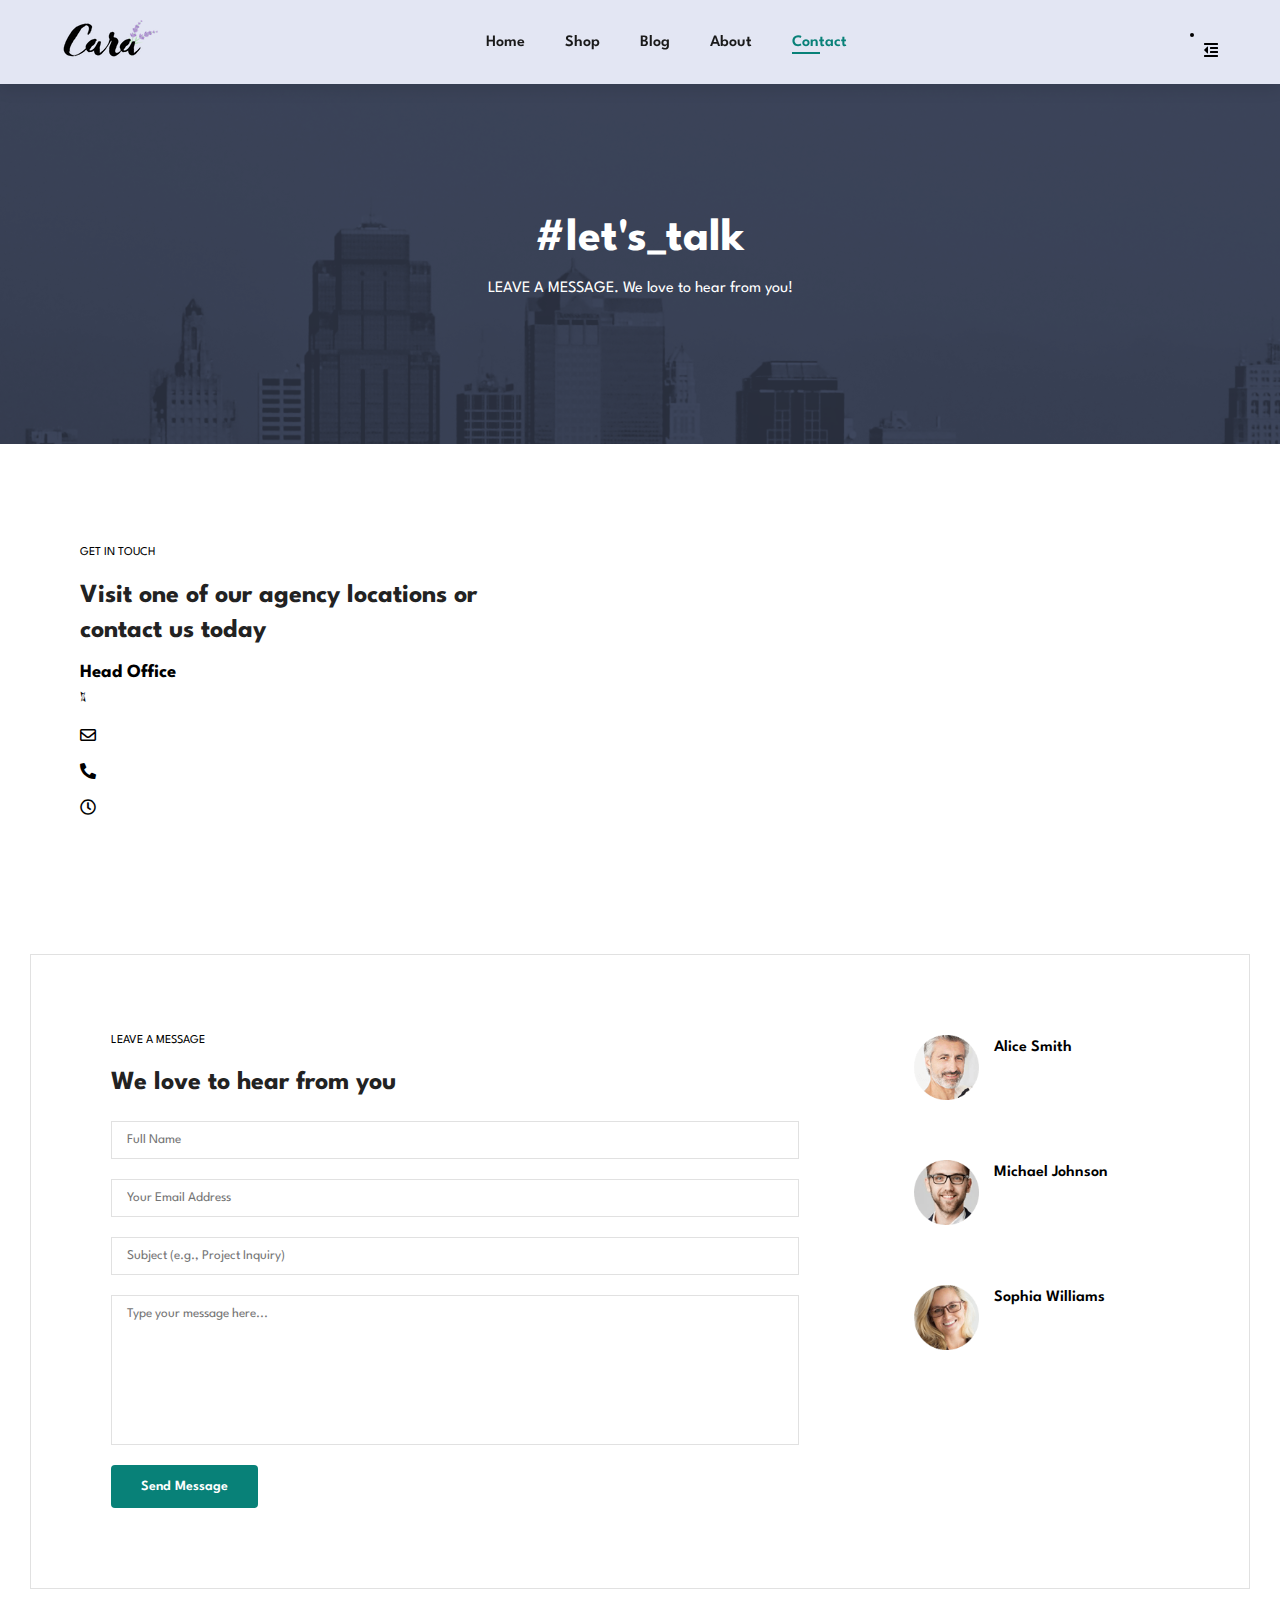
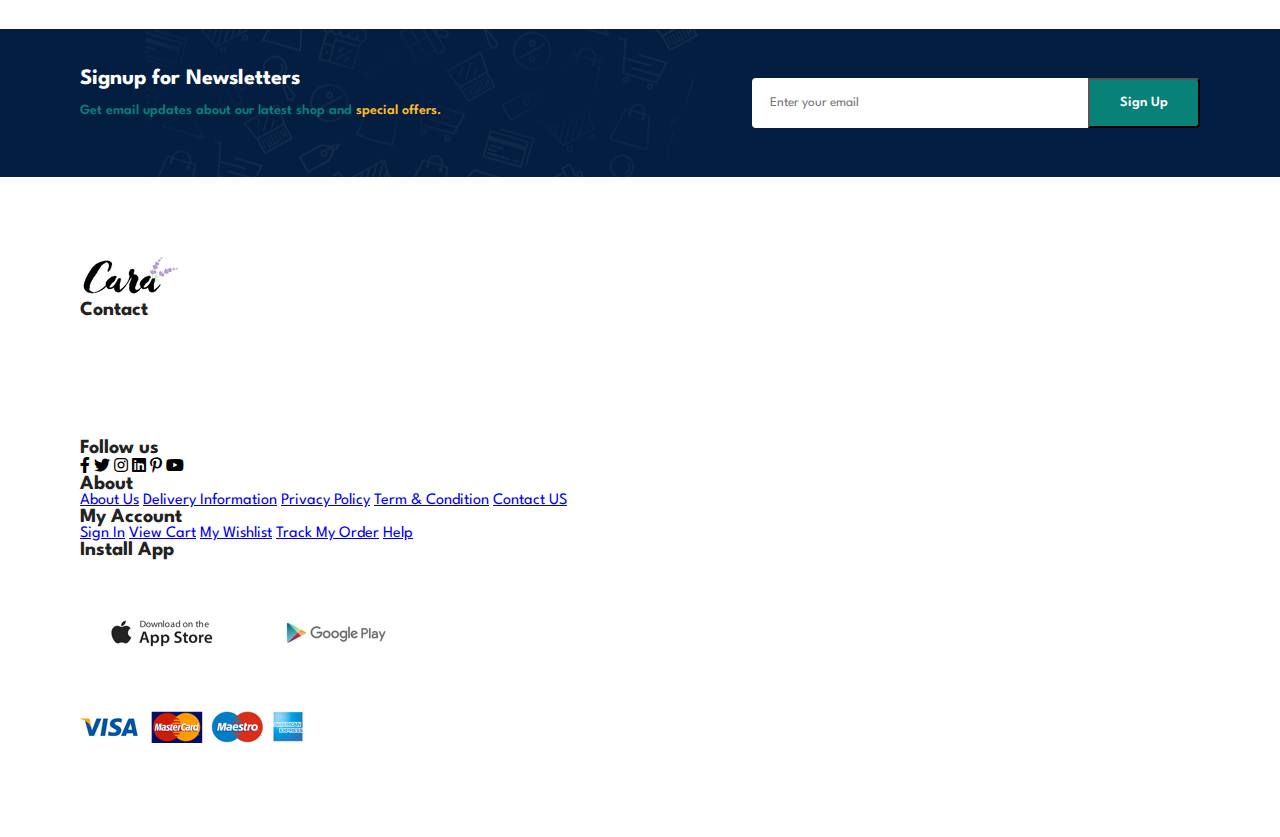
<file: contact.html>
<!DOCTYPE html>
<html lang="en">

<head>
    <meta charset="UTF-8">
    <meta http-equiv="X-UA-Compatible" content="IE=edge">
    <meta name="viewport" content="width=device-width, initial-scale=1.0">
    <meta name="description"
        content="Cara Ecommerce Website - Stylish clothes, shoes, and accessories with amazing deals and free shipping.">
    <meta name="keywords" content="ecommerce, cara store, online shopping, fashion, clothing, shoes, accessories">
    <meta name="author" content="Bilal Code">
    <link rel="icon" href="img/favicon.ico" type="image/x-icon">
    <title>Bilal Cara Ecommerce</title>
    <link rel="stylesheet" href="https://pro.fontawesome.com/releases/v5.10.0/css/all.css" />

    <link rel="stylesheet" href="style.css">
    <link rel="stylesheet" href="shop.css">
    <link rel="stylesheet" href="blog.css">
    <link rel="stylesheet" href="about.css">
    <link rel="stylesheet" href="contact.css">
    <script src="script.js" defer></script>
</head>

<body>
    <!-- ! header section -->
    <section id="header">
        <a href="#">
            <img src="./img/logo.png" class="logo" alt="">
        </a>
        <div>
            <ul id="navbar">
                <li><a href="index.html">Home</a></li>
                <li><a href="shop.html">Shop</a></li>
                <li><a href="blog.html">Blog</a></li>
                <li><a href="about.html">About</a></li>
                <li><a href="contact.html" class="active">Contact</a></li>
                <li id="lg-bag"><a href="cart.html"><i class="far fa-shopping-bag"></i></a></li>
                <a href="#" id="close"><i class="far fa-times"></i></a>
            </ul>
        </div>
        <!-- ! mobile  -->
        <div id="mobile">
            <li><a href="cart.html"><i class="far fa-shopping-bag"></i></a></li>
            <i class="fas fa-outdent" id="bar"></i>
        </div>
    </section>

    <!-- ! hero section -->
    <section id="page-header" class="contact-header">
        <h2>#let's_talk</h2>
        <p>LEAVE A MESSAGE. We love to hear from you!</p>
    </section>


    <!-- ! Contact section -->
    <section id="contact-details" class="section-p1">
        <div class="details">
            <span>GET IN TOUCH</span>
            <h2>Visit one of our agency locations or contact us today</h2>
            <h3>Head Office</h3>
            <div>
                <li>
                    <i class="fal fa-map"></i>
                    <p>56 Glassford Street Glasgow G1 1UL New York</p>
                </li>
                <li>
                    <i class="far fa-envelope"></i>
                    <p>contact@example.com</p>
                </li>
                <li>
                    <i class="fas fa-phone-alt"></i>
                    <p>contact@example.com</p>
                </li>
                <li>
                    <i class="far fa-clock"></i>
                    <p>Monday to Saturday: 9.00am to 16.pm</p>
                </li>
            </div>
        </div>

        <div class="map">
            <iframe
                src="https://www.google.com/maps/embed?pb=!1m18!1m12!1m3!1d2469.6870348424927!2d-1.257092824324219!3d51.757046192436505!2m3!1f0!2f0!3f0!3m2!1i1024!2i768!4f13.1!3m3!1m2!1s0x4876c6a9ef8c485b%3A0xd2ff1883a001afed!2sUniversity%20of%20Oxford!5e0!3m2!1sen!2s!4v1756901821103!5m2!1sen!2s"
                width="600" height="450" style="border:0;" allowfullscreen="" loading="lazy"
                referrerpolicy="no-referrer-when-downgrade"></iframe>
        </div>
    </section>

    <section id="form-details">
        <form action="">
            <span>LEAVE A MESSAGE</span>
            <h2>We love to hear from you</h2>
            <input type="text" placeholder="Full Name">
            <input type="text" placeholder="Your Email Address">
            <input type="text" placeholder="Subject (e.g., Project Inquiry)">
            <textarea name="" id="" cols="30" rows="10" placeholder="Type your message here..."></textarea>
            <button class="normal">Send Message</button>
        </form>


        <div class="people">
            <div>
                <img src="./img/people/1.png" alt="">
                <p>
                    <span>Alice Smith</span> Marketing Director <br>
                    Phone: +91 9876 5432 10 <br>
                    Email: alice.smith@example.com
                </p>
            </div>

            <div>
                <img src="./img/people/2.png" alt="">
                <p>
                    <span>Michael Johnson</span> Sales Manager <br>
                    Phone: +91 7654 3210 98 <br>
                    Email: michael.j@example.com
                </p>
            </div>

            <div>
                <img src="./img/people/3.png" alt="">
                <p>
                    <span>Sophia Williams</span> HR Manager <br>
                    Phone: +91 6543 2109 87 <br>
                    Email: sophia.w@example.com
                </p>
            </div>
        </div>

    </section>


    <!-- ! New Letters section -->
    <section id="newsletter" class="section-p1 section-m1">
        <div class="newstext">
            <h4>Signup for Newsletters</h4>
            <p>Get email updates about our latest shop and <span>special offers.</span></p>
        </div>
        <div class="form">
            <input type="email" placeholder="Enter your email" />
            <button type="submit" class="normal">Sign up</button>
        </div>
    </section>

    <!-- ! Footer section -->
    <footer class="section-p1">
        <div class="col">
            <img class="logo" src="img/logo.png" alt="">
            <h4>Contact</h4>
            <p><strong>Address:</strong> 562 Wellington Road, Street 32, San Francisco</p>
            <p><strong>Phone:</strong> +01 2222 365 /(+91) 01 2345 6789</p>
            <p><strong>Hours:</strong> 10:00 - 18:00, Mon - Sat</p>
            <div class="follow">
                <h4>Follow us</h4>
                <div class="icon">
                    <i class="fab fa-facebook-f"></i>
                    <i class="fab fa-twitter"></i>
                    <i class="fab fa-instagram"></i>
                    <i class="fab fa-linkedin"></i>
                    <i class="fab fa-pinterest-p"></i>
                    <i class="fab fa-youtube"></i>
                </div>
            </div>
        </div>
        <div class="col">
            <h4>About</h4>
            <a href="#">About Us</a>
            <a href="#">Delivery Information</a>
            <a href="#">Privacy Policy</a>
            <a href="#">Term & Condition</a>
            <a href="#">Contact US</a>
        </div>
        <div class="col">
            <h4>My Account</h4>
            <a href="#">Sign In</a>
            <a href="#">View Cart</a>
            <a href="#">My Wishlist</a>
            <a href="#">Track My Order</a>
            <a href="#">Help</a>
        </div>
        <div class="col install">
            <h4>Install App</h4>
            <p>From App Store or Google Play</p>
            <div class="row">
                <img src="./img/pay/app.jpg" alt="">
                <img src="./img/pay/play.jpg" alt="">
            </div>
            <p>
                Secure payment Gateway
            </p>
            <img src="./img/pay/pay.png" alt="">
        </div>
        <div class="copywrite">
            <p>&copy; 2025 <strong>Bilal-Cara-Store</strong>. All Rights Reserved.</p>
        </div>

    </footer>

</body>

</html>
</file>
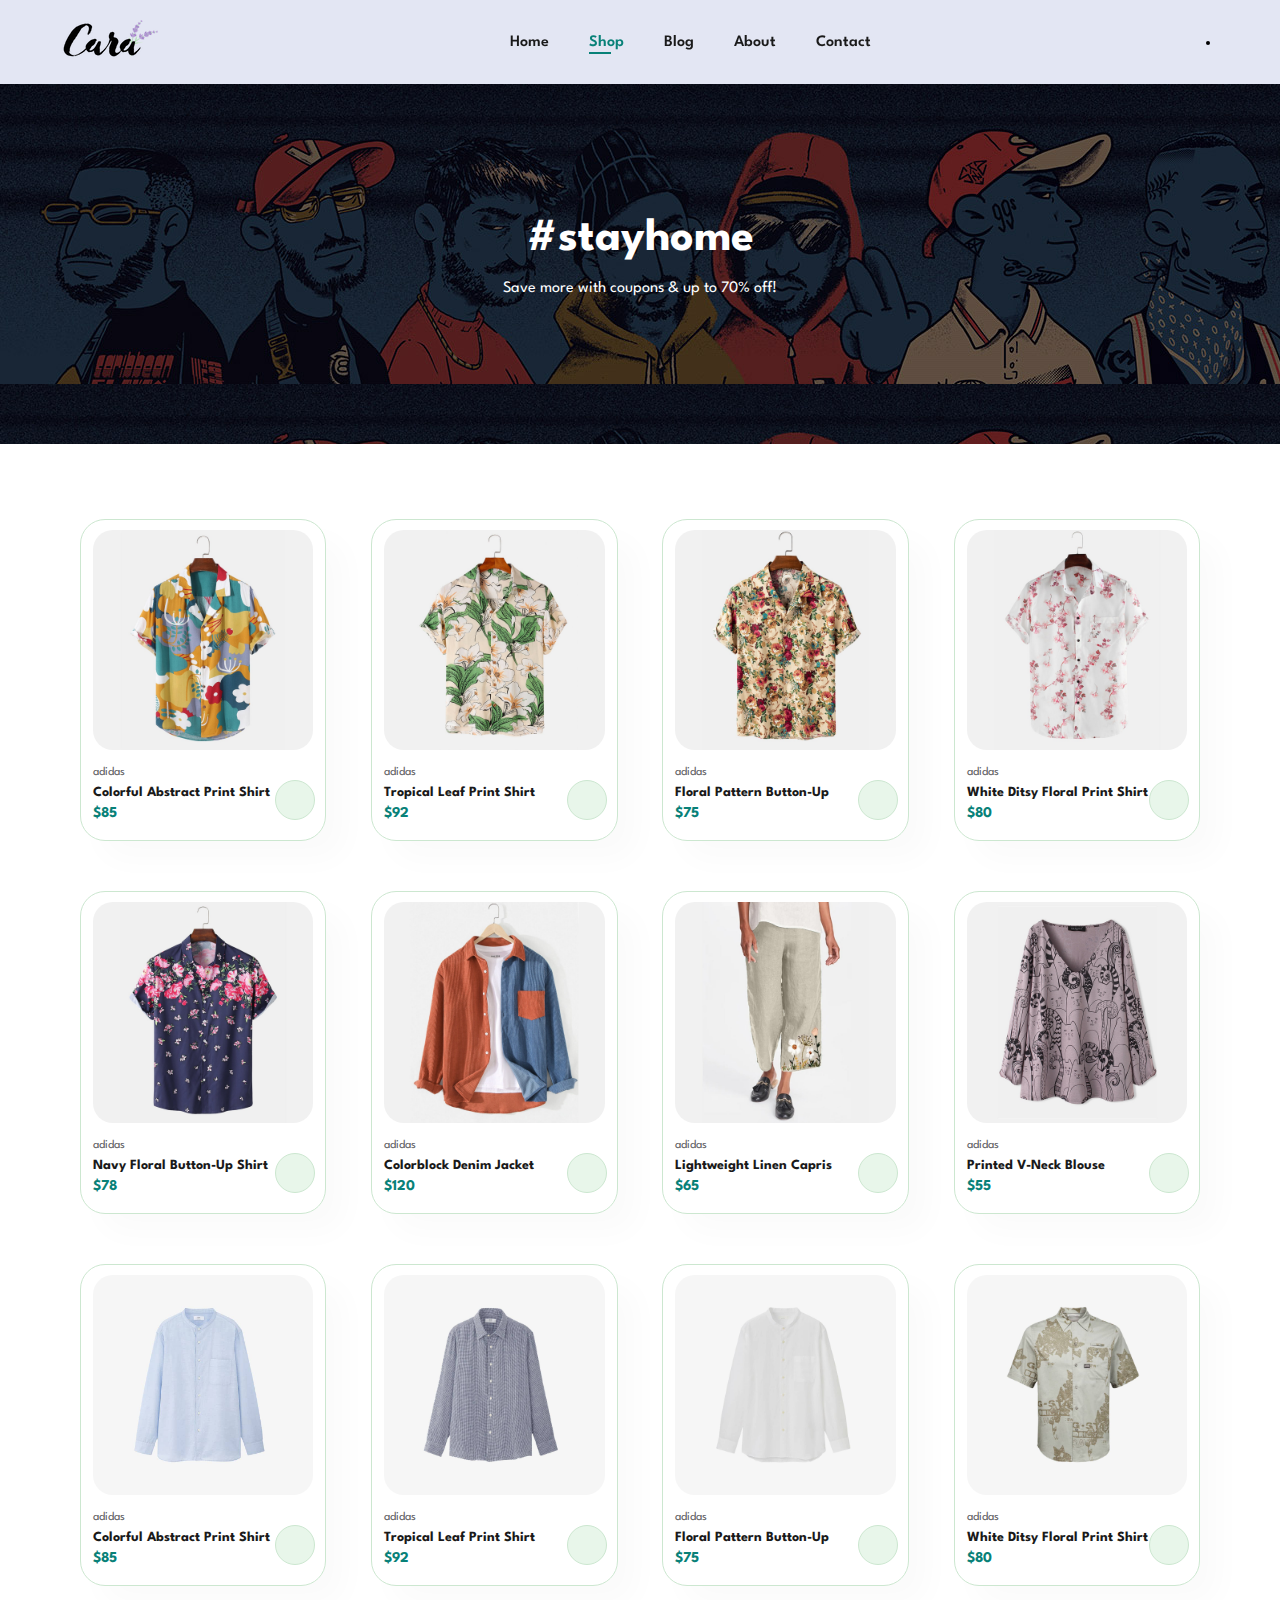
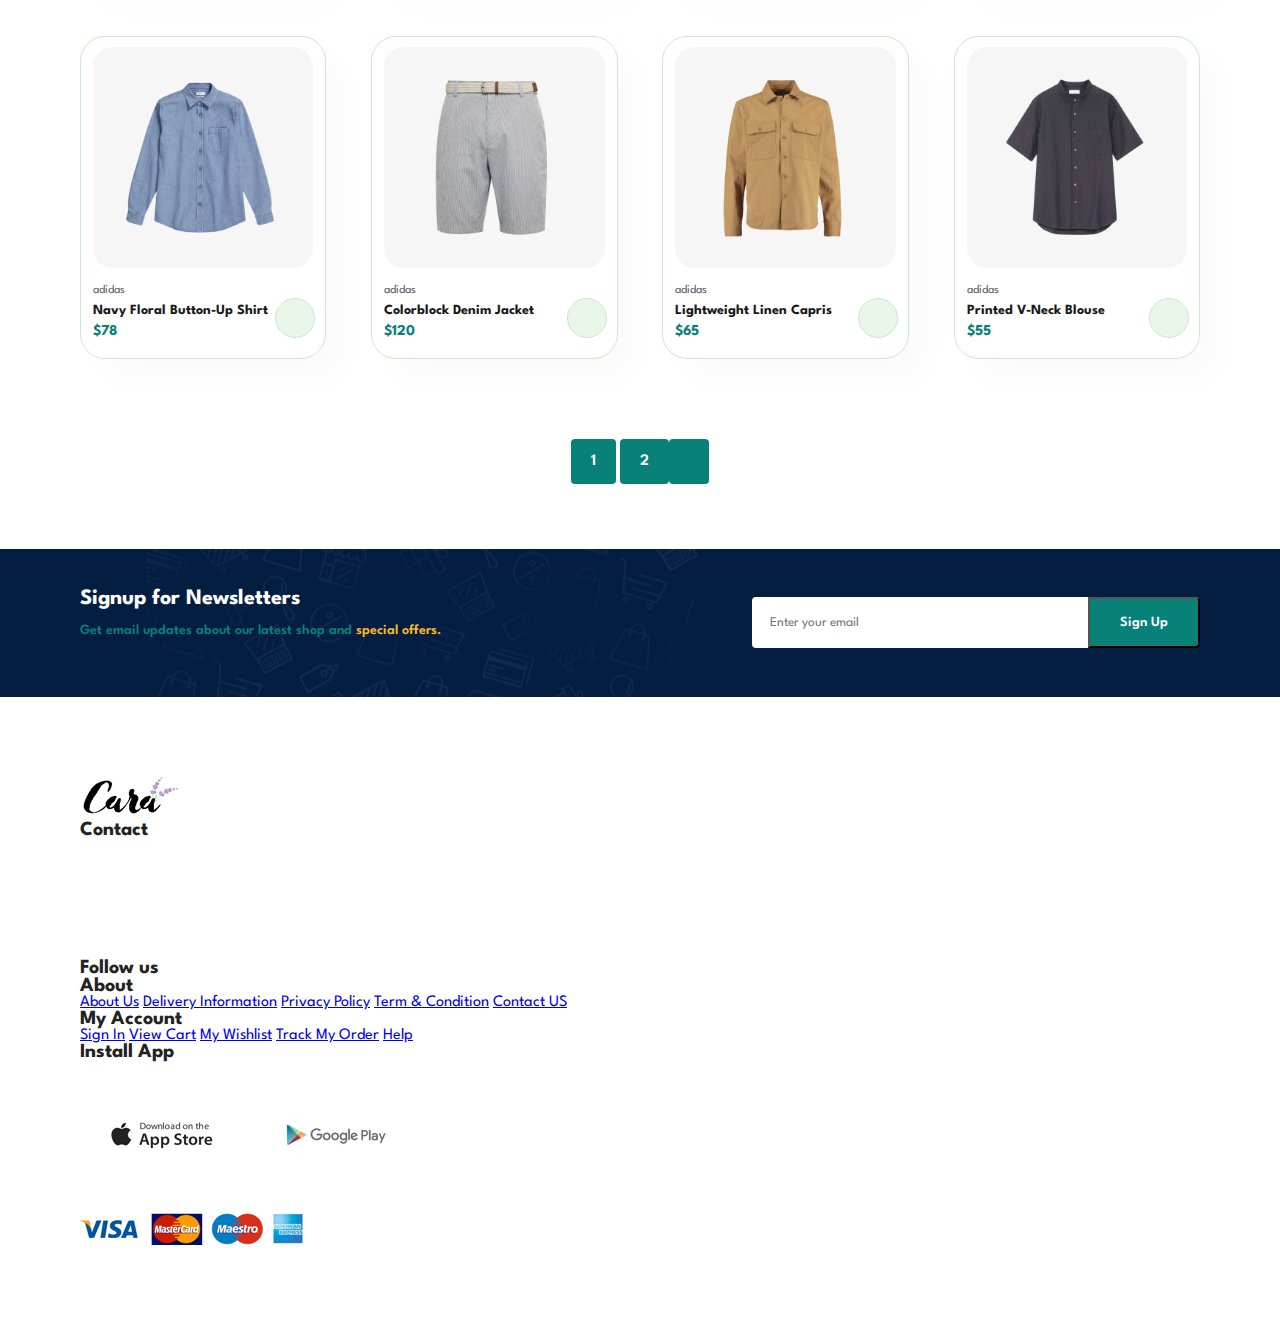
<file: shop.html>
<!DOCTYPE html>
<html lang="en">

<head>
    <meta charset="UTF-8">
    <meta http-equiv="X-UA-Compatible" content="IE=edge">
    <meta name="viewport" content="width=device-width, initial-scale=1.0">
    <meta name="description"
        content="Cara Ecommerce Website - Stylish clothes, shoes, and accessories with amazing deals and free shipping.">
    <meta name="keywords" content="ecommerce, cara store, online shopping, fashion, clothing, shoes, accessories">
    <meta name="author" content="Bilal Code">
    <link rel="icon" href="img/favicon.ico" type="image/x-icon">
    <title>Bilal Cara Ecommerce</title>
    <link rel="stylesheet" href="style.css">
    <link rel="stylesheet" href="shop.css">
    <script src="script.js" defer></script>
</head>

<body>
    <!-- ! header section -->
    <section id="header">
        <a href="#">
            <img src="./img/logo.png" class="logo" alt="">
        </a>
        <div>
            <ul id="navbar">
                <li><a href="index.html">Home</a></li>
                <li><a href="shop.html" class="active">Shop</a></li>
                <li><a href="blog.html">Blog</a></li>
                <li><a href="about.html">About</a></li>
                <li><a href="contact.html">Contact</a></li>
                <li id="lg-bag"><a href="cart.html"><i class="far fa-shopping-bag"></i></a></li>
                <a href="#" id="close"><i class="far fa-times"></i></a>
            </ul>
        </div>
        <!-- ! mobile  -->
        <div id="mobile">
            <li><a href="cart.html"><i class="far fa-shopping-bag"></i></a></li>
            <i class="fas fa-outdent" id="bar"></i>
        </div>
    </section>

    <!-- ! hero section -->
    <section id="page-header">
        <h2>#stayhome</h2>
        <p>Save more with coupons & up to 70% off!</p>
    </section>

    <!-- ! Featured Product section -->
    <section id="product1" class="section-p1">
        <div class="pro-container">
            <div class="pro" onclick="window.location.href='sproduct.html'">
                <img src="./img/products/f1.jpg" alt="Colorful Abstract Print Shirt">
                <div class="des">
                    <span>adidas</span>
                    <h5>Colorful Abstract Print Shirt</h5>
                    <div class="star">
                        <i class="fas fa-star"></i>
                        <i class="fas fa-star"></i>
                        <i class="fas fa-star"></i>
                        <i class="fas fa-star"></i>
                        <i class="fas fa-star"></i>
                    </div>
                    <h4>$85</h4>
                </div>
                <a href="#">
                    <i class="fal fa-shopping-cart cart"></i>
                </a>
            </div>
            <div class="pro">
                <img src="./img/products/f2.jpg" alt="Tropical Leaf Print Shirt">
                <div class="des">
                    <span>adidas</span>
                    <h5>Tropical Leaf Print Shirt</h5>
                    <div class="star">
                        <i class="fas fa-star"></i>
                        <i class="fas fa-star"></i>
                        <i class="fas fa-star"></i>
                        <i class="fas fa-star"></i>
                        <i class="fas fa-star-half-alt"></i>
                    </div>
                    <h4>$92</h4>
                </div>
                <a href="#">
                    <i class="fal fa-shopping-cart cart"></i>
                </a>
            </div>
            <div class="pro">
                <img src="./img/products/f3.jpg" alt="Floral Pattern Button-Up Shirt">
                <div class="des">
                    <span>adidas</span>
                    <h5>Floral Pattern Button-Up</h5>
                    <div class="star">
                        <i class="fas fa-star"></i>
                        <i class="fas fa-star"></i>
                        <i class="fas fa-star"></i>
                        <i class="fas fa-star"></i>
                        <i class="fas fa-star-o"></i>
                    </div>
                    <h4>$75</h4>
                </div>
                <a href="#">
                    <i class="fal fa-shopping-cart cart"></i>
                </a>
            </div>
            <div class="pro">
                <img src="./img/products/f4.jpg" alt="White Ditsy Floral Print Shirt">
                <div class="des">
                    <span>adidas</span>
                    <h5>White Ditsy Floral Print Shirt</h5>
                    <div class="star">
                        <i class="fas fa-star"></i>
                        <i class="fas fa-star"></i>
                        <i class="fas fa-star"></i>
                        <i class="fas fa-star"></i>
                        <i class="fas fa-star"></i>
                    </div>
                    <h4>$80</h4>
                </div>
                <a href="#">
                    <i class="fal fa-shopping-cart cart"></i>
                </a>
            </div>
            <div class="pro">
                <img src="./img/products/f5.jpg" alt="Navy Floral Button-Up Shirt">
                <div class="des">
                    <span>adidas</span>
                    <h5>Navy Floral Button-Up Shirt</h5>
                    <div class="star">
                        <i class="fas fa-star"></i>
                        <i class="fas fa-star"></i>
                        <i class="fas fa-star"></i>
                        <i class="fas fa-star"></i>
                        <i class="fas fa-star-o"></i>
                    </div>
                    <h4>$78</h4>
                </div>
                <a href="#">
                    <i class="fal fa-shopping-cart cart"></i>
                </a>
            </div>
            <div class="pro">
                <img src="./img/products/f6.jpg" alt="Colorblock Denim Jacket">
                <div class="des">
                    <span>adidas</span>
                    <h5>Colorblock Denim Jacket</h5>
                    <div class="star">
                        <i class="fas fa-star"></i>
                        <i class="fas fa-star"></i>
                        <i class="fas fa-star"></i>
                        <i class="fas fa-star"></i>
                        <i class="fas fa-star"></i>
                    </div>
                    <h4>$120</h4>
                </div>
                <a href="#">
                    <i class="fal fa-shopping-cart cart"></i>
                </a>
            </div>
            <div class="pro">
                <img src="./img/products/f7.jpg" alt="Lightweight Linen Capris">
                <div class="des">
                    <span>adidas</span>
                    <h5>Lightweight Linen Capris</h5>
                    <div class="star">
                        <i class="fas fa-star"></i>
                        <i class="fas fa-star"></i>
                        <i class="fas fa-star"></i>
                        <i class="fas fa-star-half-alt"></i>
                        <i class="fas fa-star-o"></i>
                    </div>
                    <h4>$65</h4>
                </div>
                <a href="#">
                    <i class="fal fa-shopping-cart cart"></i>
                </a>
            </div>
            <div class="pro">
                <img src="./img/products/f8.jpg" alt="Printed V-Neck Blouse">
                <div class="des">
                    <span>adidas</span>
                    <h5>Printed V-Neck Blouse</h5>
                    <div class="star">
                        <i class="fas fa-star"></i>
                        <i class="fas fa-star"></i>
                        <i class="fas fa-star"></i>
                        <i class="fas fa-star"></i>
                        <i class="fas fa-star"></i>
                    </div>
                    <h4>$55</h4>
                </div>
                <a href="#">
                    <i class="fal fa-shopping-cart cart"></i>
                </a>
            </div>

            <div class="pro">
                <img src="./img/products/n1.jpg" alt="Colorful Abstract Print Shirt">
                <div class="des">
                    <span>adidas</span>
                    <h5>Colorful Abstract Print Shirt</h5>
                    <div class="star">
                        <i class="fas fa-star"></i>
                        <i class="fas fa-star"></i>
                        <i class="fas fa-star"></i>
                        <i class="fas fa-star"></i>
                        <i class="fas fa-star"></i>
                    </div>
                    <h4>$85</h4>
                </div>
                <a href="#">
                    <i class="fal fa-shopping-cart cart"></i>
                </a>
            </div>
            <div class="pro">
                <img src="./img/products/n2.jpg" alt="Tropical Leaf Print Shirt">
                <div class="des">
                    <span>adidas</span>
                    <h5>Tropical Leaf Print Shirt</h5>
                    <div class="star">
                        <i class="fas fa-star"></i>
                        <i class="fas fa-star"></i>
                        <i class="fas fa-star"></i>
                        <i class="fas fa-star"></i>
                        <i class="fas fa-star-half-alt"></i>
                    </div>
                    <h4>$92</h4>
                </div>
                <a href="#">
                    <i class="fal fa-shopping-cart cart"></i>
                </a>
            </div>
            <div class="pro">
                <img src="./img/products/n3.jpg" alt="Floral Pattern Button-Up">
                <div class="des">
                    <span>adidas</span>
                    <h5>Floral Pattern Button-Up</h5>
                    <div class="star">
                        <i class="fas fa-star"></i>
                        <i class="fas fa-star"></i>
                        <i class="fas fa-star"></i>
                        <i class="fas fa-star"></i>
                        <i class="fas fa-star-o"></i>
                    </div>
                    <h4>$75</h4>
                </div>
                <a href="#">
                    <i class="fal fa-shopping-cart cart"></i>
                </a>
            </div>
            <div class="pro">
                <img src="./img/products/n4.jpg" alt="White Ditsy Floral Print Shirt">
                <div class="des">
                    <span>adidas</span>
                    <h5>White Ditsy Floral Print Shirt</h5>
                    <div class="star">
                        <i class="fas fa-star"></i>
                        <i class="fas fa-star"></i>
                        <i class="fas fa-star"></i>
                        <i class="fas fa-star"></i>
                        <i class="fas fa-star"></i>
                    </div>
                    <h4>$80</h4>
                </div>
                <a href="#">
                    <i class="fal fa-shopping-cart cart"></i>
                </a>
            </div>
            <div class="pro">
                <img src="./img/products/n5.jpg" alt="Navy Floral Button-Up Shirt">
                <div class="des">
                    <span>adidas</span>
                    <h5>Navy Floral Button-Up Shirt</h5>
                    <div class="star">
                        <i class="fas fa-star"></i>
                        <i class="fas fa-star"></i>
                        <i class="fas fa-star"></i>
                        <i class="fas fa-star"></i>
                        <i class="fas fa-star-o"></i>
                    </div>
                    <h4>$78</h4>
                </div>
                <a href="#">
                    <i class="fal fa-shopping-cart cart"></i>
                </a>
            </div>
            <div class="pro">
                <img src="./img/products/n6.jpg" alt="Colorblock Denim Jacket">
                <div class="des">
                    <span>adidas</span>
                    <h5>Colorblock Denim Jacket</h5>
                    <div class="star">
                        <i class="fas fa-star"></i>
                        <i class="fas fa-star"></i>
                        <i class="fas fa-star"></i>
                        <i class="fas fa-star"></i>
                        <i class="fas fa-star"></i>
                    </div>
                    <h4>$120</h4>
                </div>
                <a href="#">
                    <i class="fal fa-shopping-cart cart"></i>
                </a>
            </div>
            <div class="pro">
                <img src="./img/products/n7.jpg" alt="Lightweight Linen Capris">
                <div class="des">
                    <span>adidas</span>
                    <h5>Lightweight Linen Capris</h5>
                    <div class="star">
                        <i class="fas fa-star"></i>
                        <i class="fas fa-star"></i>
                        <i class="fas fa-star"></i>
                        <i class="fas fa-star-half-alt"></i>
                        <i class="fas fa-star-o"></i>
                    </div>
                    <h4>$65</h4>
                </div>
                <a href="#">
                    <i class="fal fa-shopping-cart cart"></i>
                </a>
            </div>
            <div class="pro">
                <img src="./img/products/n8.jpg" alt="Printed V-Neck Blouse">
                <div class="des">
                    <span>adidas</span>
                    <h5>Printed V-Neck Blouse</h5>
                    <div class="star">
                        <i class="fas fa-star"></i>
                        <i class="fas fa-star"></i>
                        <i class="fas fa-star"></i>
                        <i class="fas fa-star"></i>
                        <i class="fas fa-star"></i>
                    </div>
                    <h4>$55</h4>
                </div>
                <a href="#">
                    <i class="fal fa-shopping-cart cart"></i>
                </a>
            </div>
        </div>
    </section>

    <!-- ! Pagination section -->
    <section id="pagination" class="section-p1">
        <a href="#">1</a>
        <a href="#">2</a>
        <a href="#">
            <i class="fal fa-long-arrow-right"></i>
        </a>
    </section>

    <!-- ! New Letters section -->
    <section id="newsletter" class="section-p1 section-m1">
        <div class="newstext">
            <h4>Signup for Newsletters</h4>
            <p>Get email updates about our latest shop and <span>special offers.</span></p>
        </div>
        <div class="form">
            <input type="email" placeholder="Enter your email" />
            <button type="submit" class="normal">Sign up</button>
        </div>
    </section>

    <!-- ! Footer section -->
    <footer class="section-p1">
        <div class="col">
            <img class="logo" src="img/logo.png" alt="">
            <h4>Contact</h4>
            <p><strong>Address:</strong> 562 Wellington Road, Street 32, San Francisco</p>
            <p><strong>Phone:</strong> +01 2222 365 /(+91) 01 2345 6789</p>
            <p><strong>Hours:</strong> 10:00 - 18:00, Mon - Sat</p>
            <div class="follow">
                <h4>Follow us</h4>
                <div class="icon">
                    <i class="fab fa-facebook-f"></i>
                    <i class="fab fa-twitter"></i>
                    <i class="fab fa-instagram"></i>
                    <i class="fab fa-linkedin"></i>
                    <i class="fab fa-pinterest-p"></i>
                    <i class="fab fa-youtube"></i>
                </div>
            </div>
        </div>
        <div class="col">
            <h4>About</h4>
            <a href="#">About Us</a>
            <a href="#">Delivery Information</a>
            <a href="#">Privacy Policy</a>
            <a href="#">Term & Condition</a>
            <a href="#">Contact US</a>
        </div>
        <div class="col">
            <h4>My Account</h4>
            <a href="#">Sign In</a>
            <a href="#">View Cart</a>
            <a href="#">My Wishlist</a>
            <a href="#">Track My Order</a>
            <a href="#">Help</a>
        </div>
        <div class="col install">
            <h4>Install App</h4>
            <p>From App Store or Google Play</p>
            <div class="row">
                <img src="./img/pay/app.jpg" alt="">
                <img src="./img/pay/play.jpg" alt="">
            </div>
            <p>
                Secure payment Gateway
            </p>
            <img src="./img/pay/pay.png" alt="">
        </div>
        <div class="copywrite">
            <p>&copy; 2025 <strong>Bilal-Cara-Store</strong>. All Rights Reserved.</p>
        </div>

    </footer>

</body>

</html>
</file>
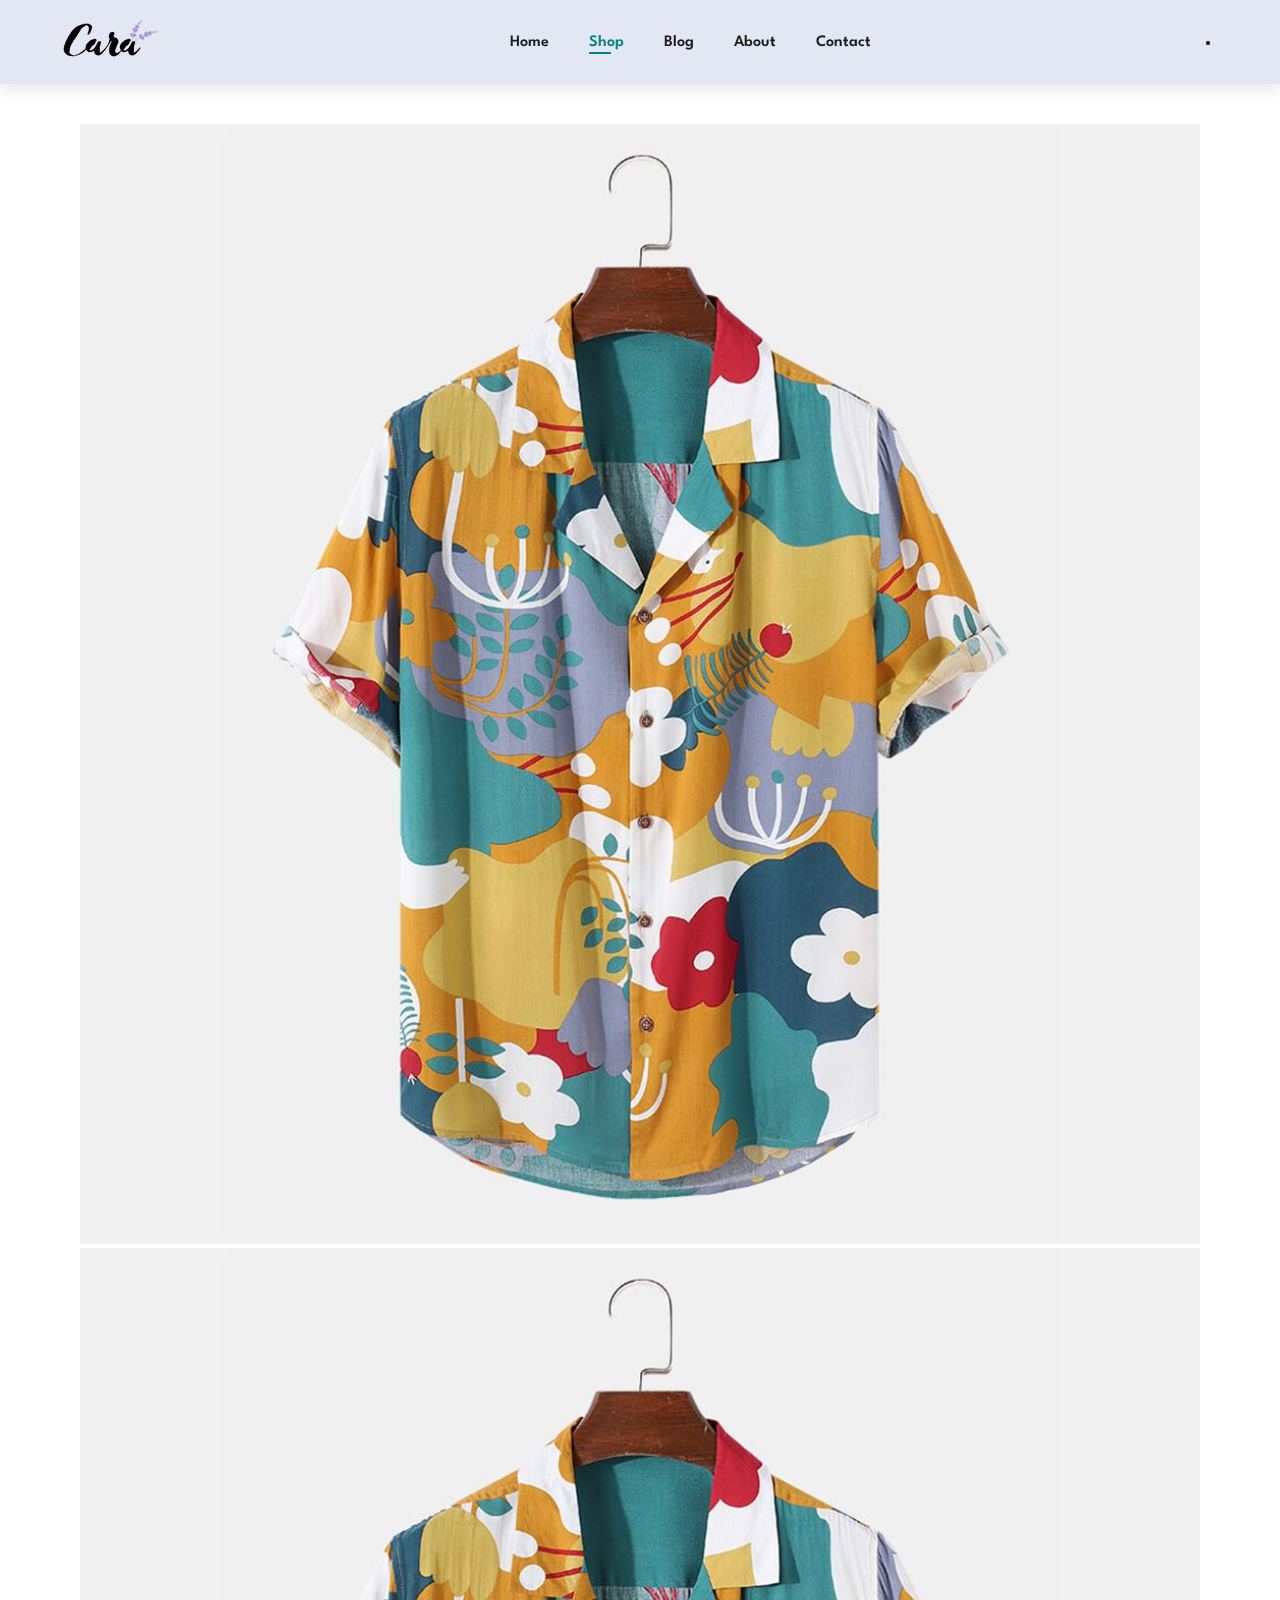
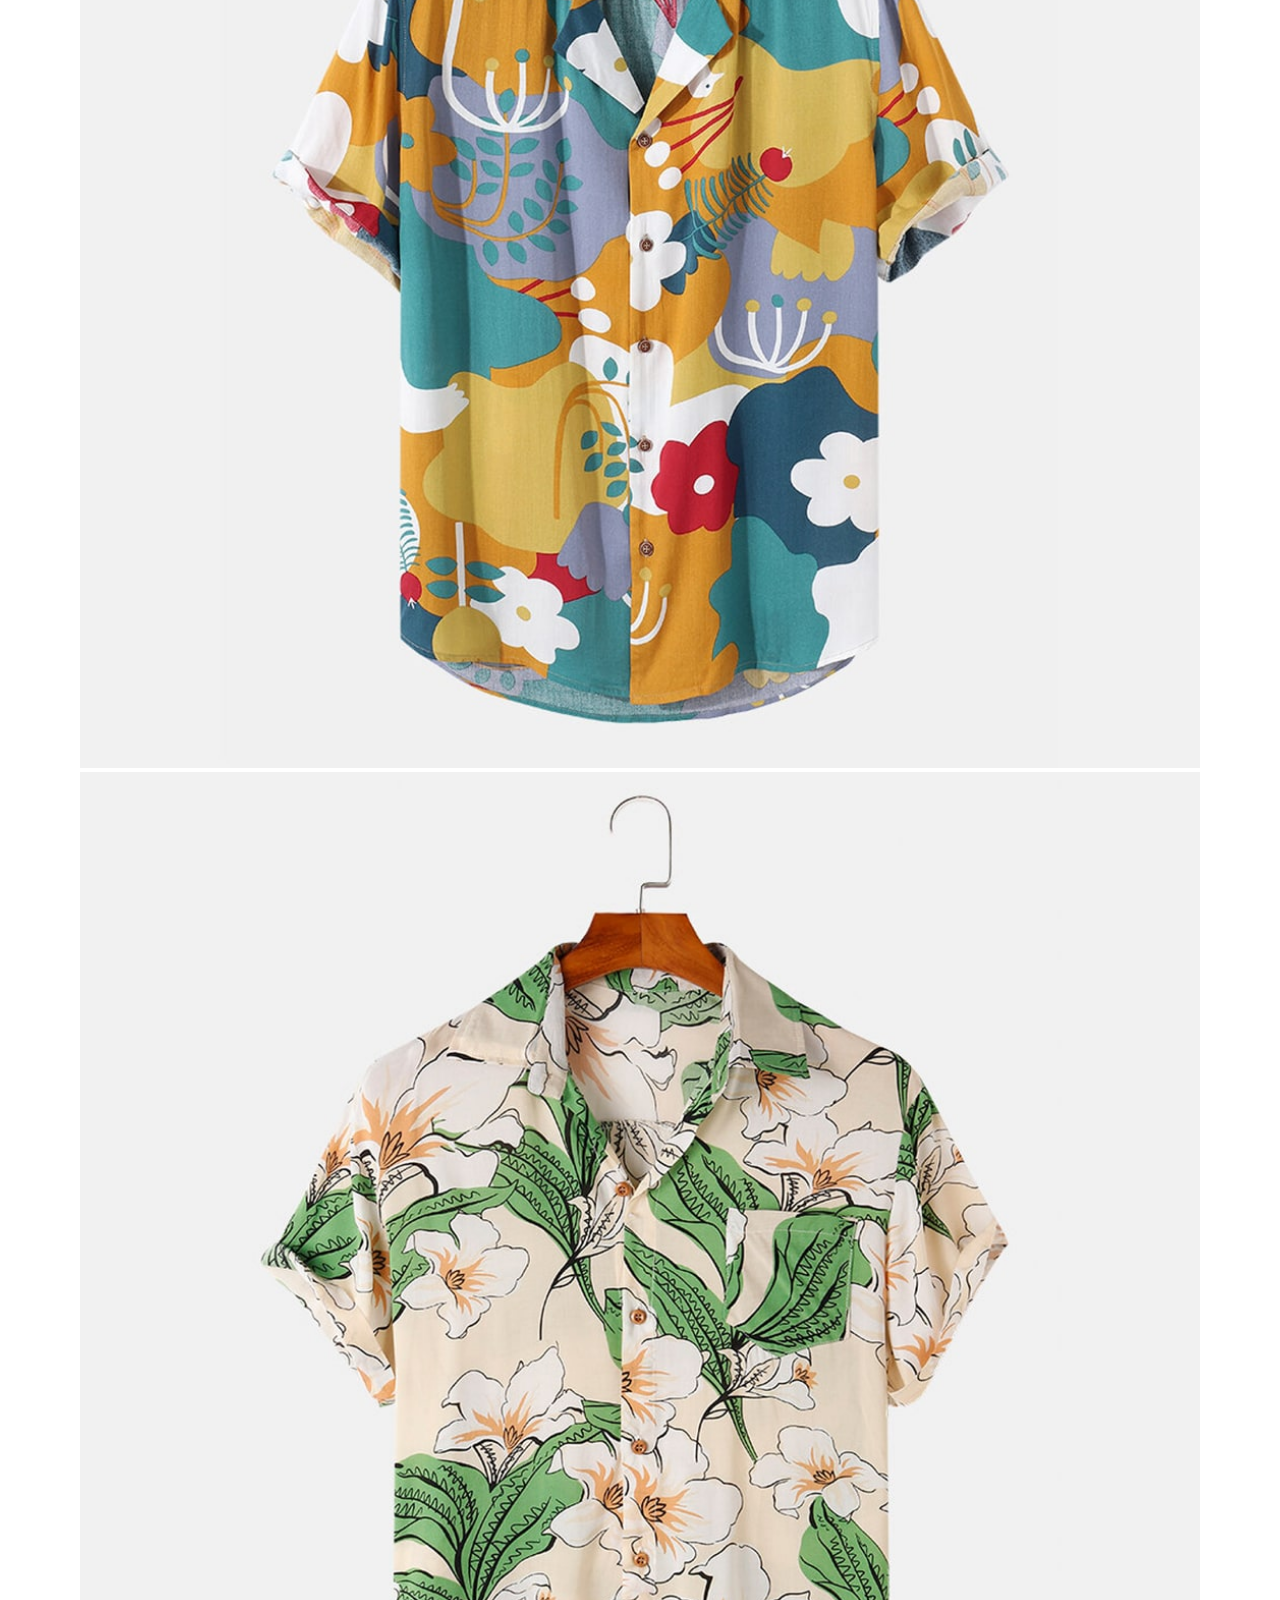
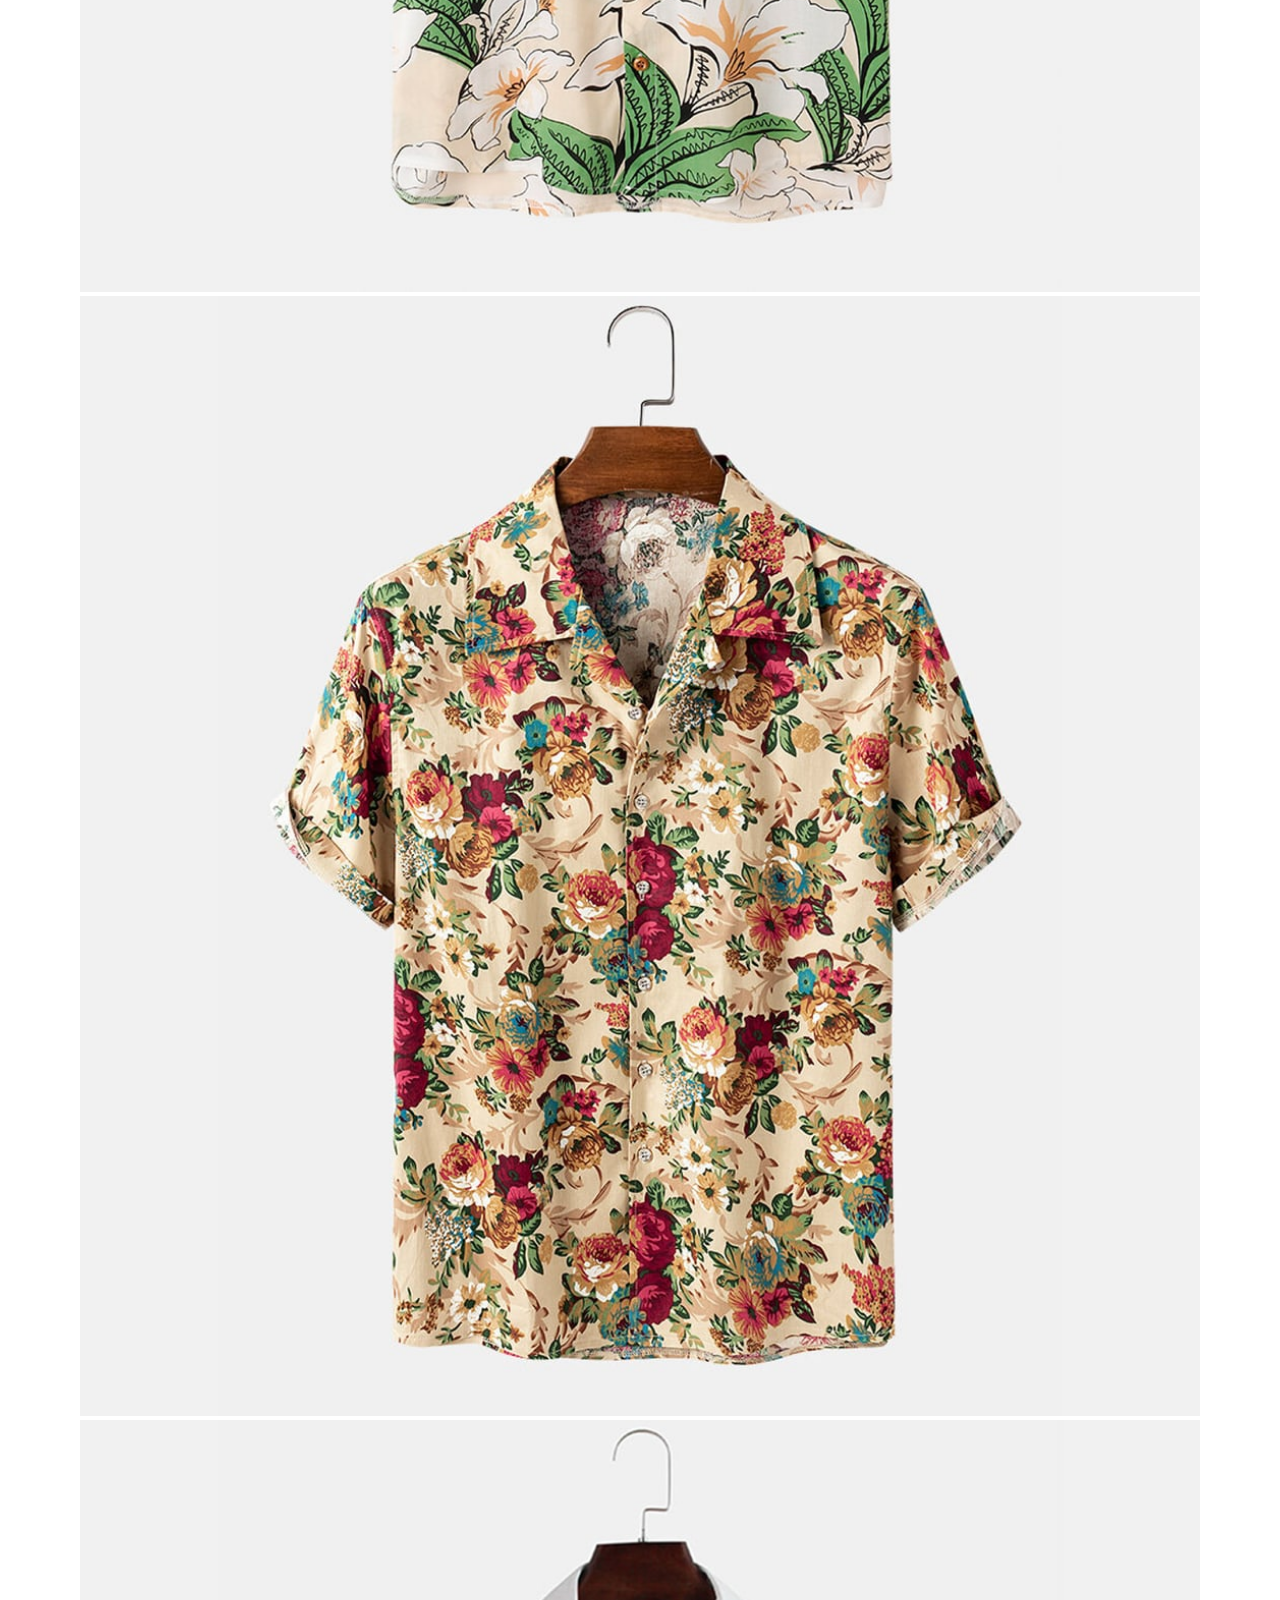
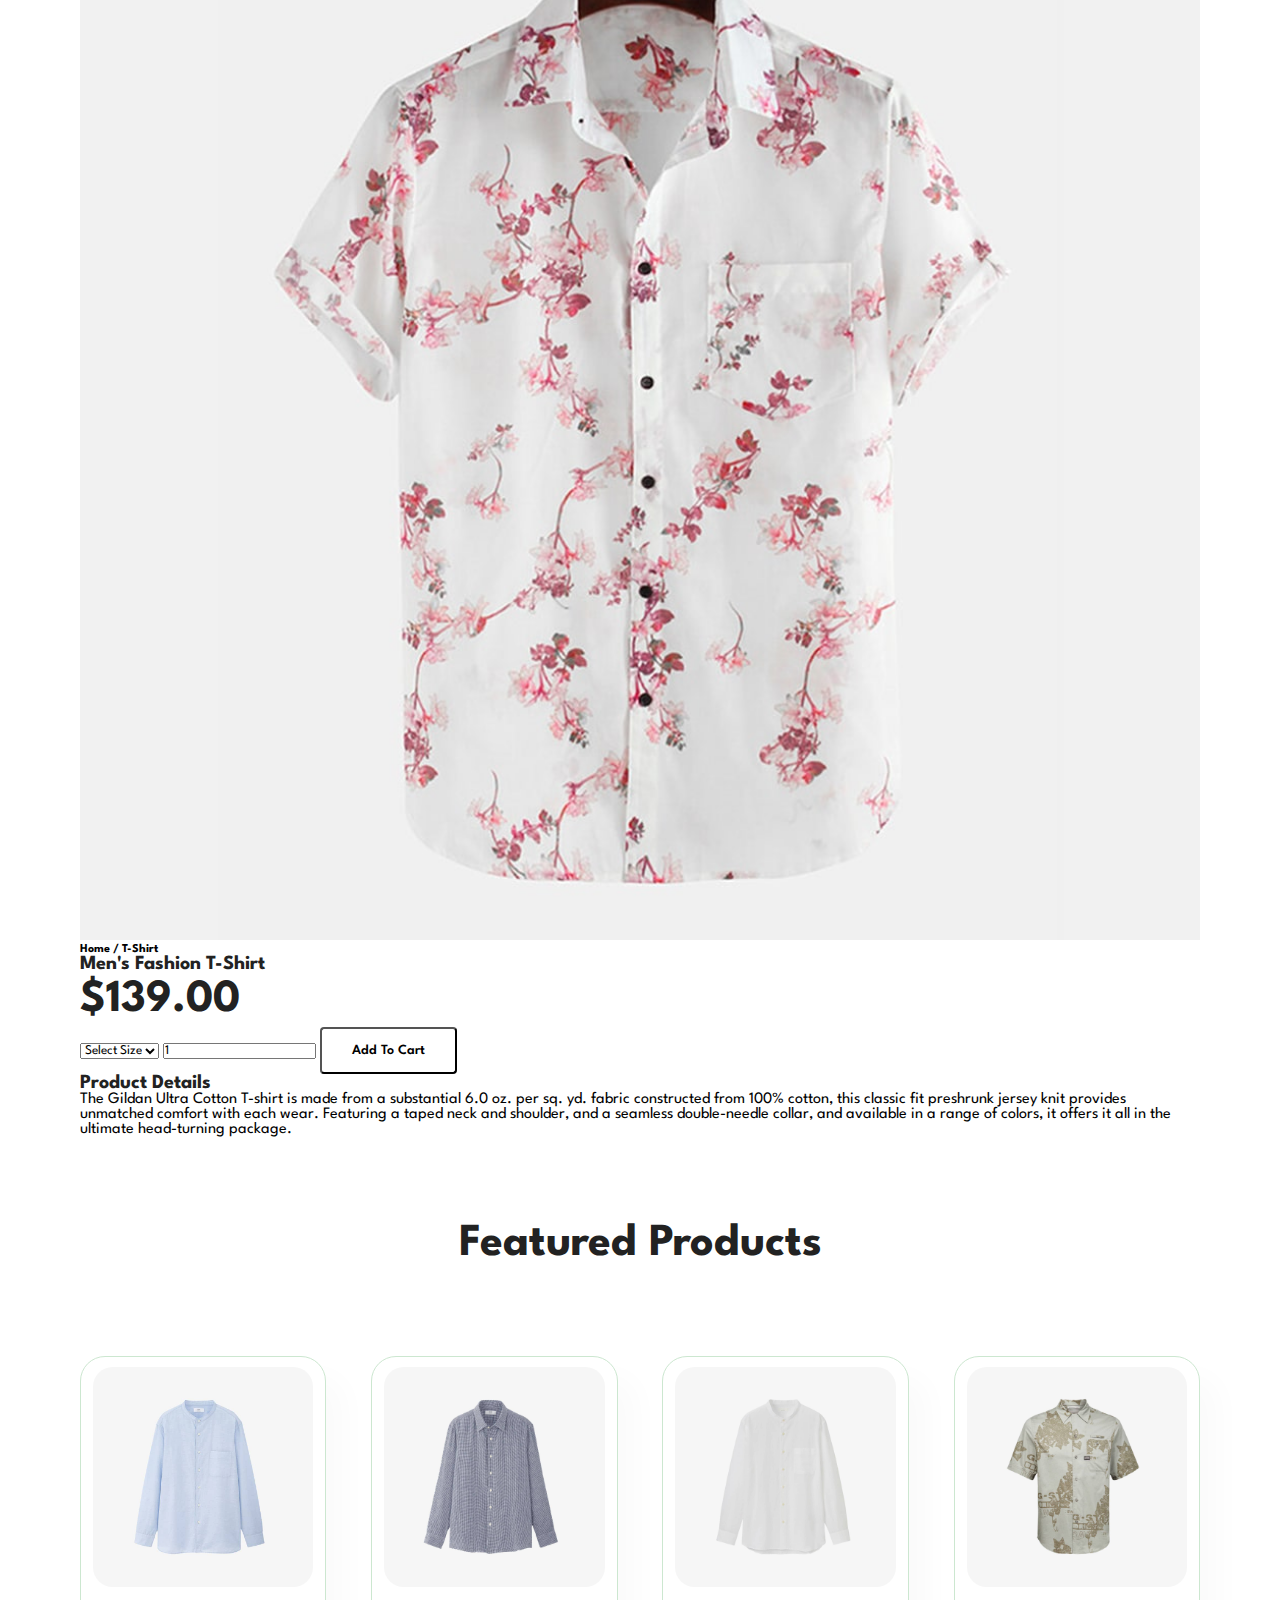
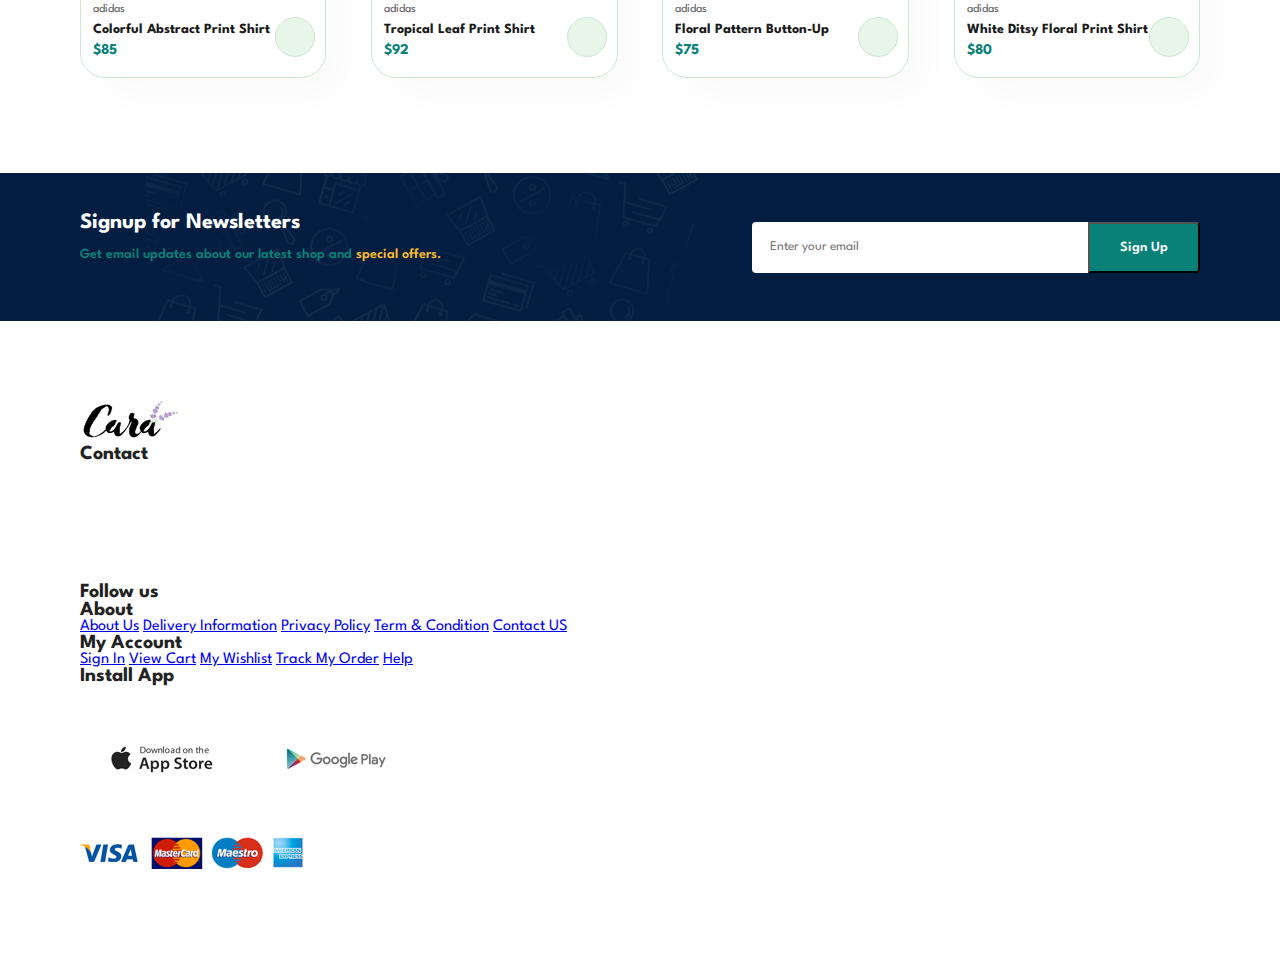
<file: sproduct.html>
<!DOCTYPE html>
<html lang="en">

<head>
    <meta charset="UTF-8">
    <meta http-equiv="X-UA-Compatible" content="IE=edge">
    <meta name="viewport" content="width=device-width, initial-scale=1.0">
    <meta name="description"
        content="Cara Ecommerce Website - Stylish clothes, shoes, and accessories with amazing deals and free shipping.">
    <meta name="keywords" content="ecommerce, cara store, online shopping, fashion, clothing, shoes, accessories">
    <meta name="author" content="Bilal Code">
    <link rel="icon" href="img/favicon.ico" type="image/x-icon">
    <title>Bilal Cara Ecommerce</title>
    <link rel="stylesheet" href="style.css">
    <link rel="stylesheet" href="shop.css">
    <script src="script.js" defer></script>
    <script src="shop.js" defer></script>
</head>

<body>
    <!-- ! header section -->
    <section id="header">
        <a href="#">
            <img src="./img/logo.png" class="logo" alt="">
        </a>
        <div>
            <ul id="navbar">
                <li><a href="index.html">Home</a></li>
                <li><a href="shop.html" class="active">Shop</a></li>
                <li><a href="blog.html">Blog</a></li>
                <li><a href="about.html">About</a></li>
                <li><a href="contact.html">Contact</a></li>
                <li id="lg-bag"><a href="cart.html"><i class="far fa-shopping-bag"></i></a></li>
                <a href="#" id="close"><i class="far fa-times"></i></a>
            </ul>
        </div>
        <!-- ! mobile  -->
        <div id="mobile">
            <li><a href="cart.html"><i class="far fa-shopping-bag"></i></a></li>
            <i class="fas fa-outdent" id="bar"></i>
        </div>
    </section>

    <!-- ! Product Details -->
    <div id="prodetails" class="section-p1">
        <!-- ! left side -->
        <div class="single-pro-img">
            <img src="./img/products/f1.jpg" alt="" width="100%" id="MainImg">
            <div class="small-img-group">
                <div class="small-img-col">
                    <img src="./img/products/f1.jpg" width="100%" class="small-img" alt="">
                </div>
                <div class="small-img-col">
                    <img src="./img/products/f2.jpg" width="100%" class="small-img" alt="">
                </div>
                <div class="small-img-col">
                    <img src="./img/products/f3.jpg" width="100%" class="small-img" alt="">
                </div>
                <div class="small-img-col">
                    <img src="./img/products/f4.jpg" width="100%" class="small-img" alt="">
                </div>
            </div>
        </div>
        <!-- ! rigt side -->
        <div class="single-pro-details">
            <h6>Home / T-Shirt</h6>
            <h4>Men's Fashion T-Shirt</h4>
            <h2>$139.00</h2>
            <select name="" id="">
                <option value="">Select Size</option>
                <option value="">XL</option>
                <option value="">XXL</option>
                <option value="">Small</option>
                <option value="">Large</option>
            </select>
            <input type="number" value="1" id="">
            <button class="normal">Add To Cart</button>
            <h4>Product Details</h4>
            <span>The Gildan Ultra Cotton T-shirt is made from a substantial 6.0 oz. per sq. yd. fabric constructed from
                100% cotton, this classic fit preshrunk jersey knit provides unmatched comfort with each wear. Featuring
                a taped neck and shoulder, and a seamless double-needle collar, and available in a range of colors, it
                offers it all in the ultimate head-turning package.</span>
        </div>
    </div>

    <!-- ! New Arrival section -->
    <section id="product1" class="section-p1">
        <h2>Featured Products</h2>
        <p>Summer Collection New Modern Design</p>
        <div class="pro-container">
            <div class="pro">
                <img src="./img/products/n1.jpg" alt="Colorful Abstract Print Shirt">
                <div class="des">
                    <span>adidas</span>
                    <h5>Colorful Abstract Print Shirt</h5>
                    <div class="star">
                        <i class="fas fa-star"></i>
                        <i class="fas fa-star"></i>
                        <i class="fas fa-star"></i>
                        <i class="fas fa-star"></i>
                        <i class="fas fa-star"></i>
                    </div>
                    <h4>$85</h4>
                </div>
                <a href="#">
                    <i class="fal fa-shopping-cart cart"></i>
                </a>
            </div>
            <div class="pro">
                <img src="./img/products/n2.jpg" alt="Tropical Leaf Print Shirt">
                <div class="des">
                    <span>adidas</span>
                    <h5>Tropical Leaf Print Shirt</h5>
                    <div class="star">
                        <i class="fas fa-star"></i>
                        <i class="fas fa-star"></i>
                        <i class="fas fa-star"></i>
                        <i class="fas fa-star"></i>
                        <i class="fas fa-star-half-alt"></i>
                    </div>
                    <h4>$92</h4>
                </div>
                <a href="#">
                    <i class="fal fa-shopping-cart cart"></i>
                </a>
            </div>
            <div class="pro">
                <img src="./img/products/n3.jpg" alt="Floral Pattern Button-Up">
                <div class="des">
                    <span>adidas</span>
                    <h5>Floral Pattern Button-Up</h5>
                    <div class="star">
                        <i class="fas fa-star"></i>
                        <i class="fas fa-star"></i>
                        <i class="fas fa-star"></i>
                        <i class="fas fa-star"></i>
                        <i class="fas fa-star-o"></i>
                    </div>
                    <h4>$75</h4>
                </div>
                <a href="#">
                    <i class="fal fa-shopping-cart cart"></i>
                </a>
            </div>
            <div class="pro">
                <img src="./img/products/n4.jpg" alt="White Ditsy Floral Print Shirt">
                <div class="des">
                    <span>adidas</span>
                    <h5>White Ditsy Floral Print Shirt</h5>
                    <div class="star">
                        <i class="fas fa-star"></i>
                        <i class="fas fa-star"></i>
                        <i class="fas fa-star"></i>
                        <i class="fas fa-star"></i>
                        <i class="fas fa-star"></i>
                    </div>
                    <h4>$80</h4>
                </div>
                <a href="#">
                    <i class="fal fa-shopping-cart cart"></i>
                </a>
            </div>
        </div>
    </section>

    <!-- ! New Letters section -->
    <section id="newsletter" class="section-p1 section-m1">
        <div class="newstext">
            <h4>Signup for Newsletters</h4>
            <p>Get email updates about our latest shop and <span>special offers.</span></p>
        </div>
        <div class="form">
            <input type="email" placeholder="Enter your email" />
            <button type="submit" class="normal">Sign up</button>
        </div>
    </section>

    <!-- ! Footer section -->
    <footer class="section-p1">
        <div class="col">
            <img class="logo" src="img/logo.png" alt="">
            <h4>Contact</h4>
            <p><strong>Address:</strong> 562 Wellington Road, Street 32, San Francisco</p>
            <p><strong>Phone:</strong> +01 2222 365 /(+91) 01 2345 6789</p>
            <p><strong>Hours:</strong> 10:00 - 18:00, Mon - Sat</p>
            <div class="follow">
                <h4>Follow us</h4>
                <div class="icon">
                    <i class="fab fa-facebook-f"></i>
                    <i class="fab fa-twitter"></i>
                    <i class="fab fa-instagram"></i>
                    <i class="fab fa-linkedin"></i>
                    <i class="fab fa-pinterest-p"></i>
                    <i class="fab fa-youtube"></i>
                </div>
            </div>
        </div>
        <div class="col">
            <h4>About</h4>
            <a href="#">About Us</a>
            <a href="#">Delivery Information</a>
            <a href="#">Privacy Policy</a>
            <a href="#">Term & Condition</a>
            <a href="#">Contact US</a>
        </div>
        <div class="col">
            <h4>My Account</h4>
            <a href="#">Sign In</a>
            <a href="#">View Cart</a>
            <a href="#">My Wishlist</a>
            <a href="#">Track My Order</a>
            <a href="#">Help</a>
        </div>
        <div class="col install">
            <h4>Install App</h4>
            <p>From App Store or Google Play</p>
            <div class="row">
                <img src="./img/pay/app.jpg" alt="">
                <img src="./img/pay/play.jpg" alt="">
            </div>
            <p>
                Secure payment Gateway
            </p>
            <img src="./img/pay/pay.png" alt="">
        </div>
        <div class="copywrite">
            <p>&copy; 2025 <strong>Bilal-Cara-Store</strong>. All Rights Reserved.</p>
        </div>

    </footer>

</body>

</html>
</file>
<file: style.css>
@import url("https://fonts.googleapis.com/css2?family=Spartan:wght@100;200;300;400;500;600;700;800;900&display=swap");
* {
  margin: 0;
  padding: 0;
  box-sizing: border-box;
  font-family: "Spartan", sans-serif;
}

html {
  scroll-behavior: smooth;
}

/* Global Styles */

h1 {
  font-size: 50px;
  line-height: 64px;
  color: #222;
}

h2 {
  font-size: 46px;
  line-height: 54px;
  color: #222;
}

h4 {
  font-size: 20px;
  color: #222;
}

h6 {
  font-weight: 700;
  font-size: 12px;
}

p {
  font-size: 16px;
  color: #465b52;
  margin: 15px 0 20px 0;
}

.section-p1 {
  padding: 40px 80px;
}

.section-m1 {
  margin: 40px 0;
}

body {
  width: 100%;
}

/* ! header start */
#header {
  display: flex;
  align-items: center;
  justify-content: space-between;
  padding: 20px 60px;
  background: #e3e6f3;
  box-shadow: 0 5px 15px rgba(0, 0, 0, 0.1);
  z-index: 999;
  position: sticky;
  top: 0;
  left: 0;
}

#navbar {
  display: flex;
  align-items: center;
  justify-content: center;
}

#navbar li {
  list-style-type: none;
  padding: 0 20px;
  position: relative;
}

#navbar li a {
  text-decoration: none;
  font-size: 16px;
  font-weight: 600;
  color: #1a1a1a;
  transition: 0.3s ease;
}

#navbar li a:hover,
#navbar li a.active {
  color: #088178;
}

#navbar li a.active::after,
#navbar li a:hover::after {
  content: "";
  width: 30%;
  height: 2px;
  background: #088178;
  position: absolute;
  left: 20px;
  bottom: -4px;
}
/* ! header end */

/* ! hero start */
#hero {
  background-image: url("/img/hero4.png");
  height: 90vh;
  width: 100%;
  background-size: cover;
  background-position: top 25% right 0;
  padding: 0px 80px;
  display: flex;
  flex-direction: column;
  align-items: flex-start;
  justify-content: center;
}

#hero h4 {
  padding-bottom: 15px;
}
#hero h1 {
  color: #088178;
}

#hero button {
  background-color: transparent;
  border: none;
  outline: none;
  background-image: url("/img/button.png");
  background-size: cover;
  background-position: center;
  background-repeat: no-repeat;
  padding: 14px 80px 14px 65px;
  font-size: 15px;
  font-weight: 700;
  cursor: pointer;
  text-align: center;
  color: #088178;
}
/* ! hero end */

/* ! feature start */
#feature {
  display: flex;
  align-items: center;
  justify-content: space-between;
  flex-wrap: wrap;
}
#feature .fe-box {
  width: 180px;
  padding: 25px 15px;
  box-shadow: 20px 20px 34px rgba(0, 0, 0, 0.03);
  border-radius: 4px;
  border: 1px solid #cce7d0;
  margin: 15px 0;
  text-align: center;
  cursor: pointer;
  transition: 0.3s ease-in;
}

#feature .fe-box:hover {
  box-shadow: 10px 10px 54px rgba(70, 62, 221, 0.2);
}

#feature .fe-box h6 {
  display: inline-block;
  padding: 9px 8px 6px 8px;
  line-height: 1;
  border-radius: 4px;
  color: #088178;
  background: #fddde4;
}
#feature .fe-box:nth-child(2) h6 {
  background: #cdebbc;
}
#feature .fe-box:nth-child(3) h6 {
  background: #d1e8f2;
}
#feature .fe-box:nth-child(4) h6 {
  background: #cdd4f8;
}
#feature .fe-box:nth-child(5) h6 {
  background: #f6dbf6;
}
#feature .fe-box:nth-child(6) h6 {
  background: #fff2e5;
}

#feature .fe-box img {
  width: 100%;
  margin-bottom: 10px;
}
/* ! feature end */

/* ! feature product start */

.pro-container {
  display: flex;
  justify-content: space-between;
  flex-wrap: wrap;
  gap: 20px;
  padding-top: 20px;
}

#product1 {
  text-align: center;
}

#product1 .pro {
  /* flex: 1 1 23%; */
  width: 22%;
  min-width: 25px;
  padding: 10px 12px;
  border: 1px solid #cce7d0;
  border-radius: 25px;
  margin: 15px 0;
  cursor: pointer;
  box-shadow: 20px 20px 30px rgba(0, 0, 0, 0.02);
  transition: 0.2s ease;
  position: relative;
}

#product1 .pro:hover {
  box-shadow: 20px 20px 30px rgba(0, 0, 0, 0.06);
}

#product1 .pro img {
  width: 100%;
  border-radius: 20px;
}

#product1 .pro .des {
  text-align: start;
  padding: 10px 0;
}

#product1 .pro .des span {
  font-size: 12px;
  color: #606063;
}

#product1 .pro .des h5 {
  font-size: 14px;
  color: #1a1a1a;
  padding-top: 7px;
}

#product1 .pro .des i {
  font-size: 12px;
  color: rgb(241, 181, 25);
}

#product1 .pro .des h4 {
  padding-top: 7px;
  font-size: 15px;
  font-weight: 700;
  color: #088178;
}
#product1 .pro .cart {
  width: 40px;
  height: 40px;
  line-height: 40px;
  border-radius: 50px;
  background: #e8f6ea;
  font-weight: 500;
  color: #088178;
  border: 1px solid #cce7d0;
  position: absolute;
  bottom: 20px;
  right: 10px;
}
/* ! feature product end */

/* ! Banner start */
#banner {
  display: flex;
  flex-direction: column;
  justify-content: center;
  align-items: center;
  text-align: center;
  background-image: url("/img/banner/b2.jpg");
  width: 100%;
  height: 40vh;
  background-position: center;
  background-size: cover;
}

#banner h4 {
  color: #fff;
  font-size: 16px;
  text-transform: capitalize;
}
#banner h2 {
  color: #fff;
  font-size: 30px;
  padding: 10px 0;
  text-transform: capitalize;
}

#banner h2 span {
  color: #ef3636;
}

button.normal {
  font-size: 14px;
  padding: 15px 30px;
  font-weight: 600;
  color: #000;
  background-color: #ffff;
  outline: none;
  outline: none;
  cursor: pointer;
  border-radius: 4px;
  transition: 0.2s;
}

#banner button:hover {
  color: #fff;
  background-color: #088178;
}
/* ! Banner end*/

/* ! sm banner start */
#sm-banner {
  display: flex;
  justify-content: space-between;
  flex-wrap: wrap;
}
#sm-banner .banner-box {
  display: flex;
  flex-direction: column;
  justify-content: center;
  align-items: flex-start;
  background-image: url("/img/banner/b17.jpg");
  min-width: 580px;
  height: 50vh;
  background-size: cover;
  background-position: center;
  padding: 30px;
}
#sm-banner .banner-box2 {
  background-image: url("/img/banner/b10.jpg");
}

#sm-banner h4 {
  color: #ffff;
  font-size: 20px;
  font-weight: 300;
}
#sm-banner h2 {
  color: #ffff;
  font-size: 28px;
  font-weight: 800;
}
#sm-banner span {
  color: #ffff;
  font-size: 14px;
  font-weight: 500;
  padding-bottom: 15px;
}
button.whites {
  font-size: 13px;
  padding: 11px 18px;
  border: 1px solid #ffff;
  background: transparent;
  color: #ffff;
  outline: none;
  font-weight: 600;
  text-transform: capitalize;
  transition: 0.5s;
  cursor: pointer;
}
#sm-banner .banner-box:hover button {
  background-color: #088178;
  border: 1px solid #088178;
}

/* ! sm banner end */

/* ! banner 3 start */
#banner3 {
  display: flex;
  justify-content: space-between;
  padding: 0px 80px;
  flex-wrap: wrap;
}
#banner3 .banner-box {
  display: flex;
  flex-direction: column;
  justify-content: center;
  align-items: flex-start;
  background-image: url("/img/banner/b7.jpg");
  min-width: 30%;
  height: 20vh;
  background-size: cover;
  background-position: center;
  padding: 20px;
  margin-bottom: 20px;
}

#banner3 .banner-box-3 {
  background-image: url("/img/banner/b4.jpg");
}
#banner3 .banner-box-4 {
  background-image: url("/img/banner/b18.jpg");
}

#banner3 h2 {
  color: #fff;
  font-weight: 900;
  font-size: 22px;
}
#banner3 h3 {
  color: #ec543e;
  font-weight: 800;
  font-size: 15px;
}
/* ! banner 3 end */

/* ! News Letter */
#newsletter {
  display: flex;
  justify-content: space-between;
  align-items: center;
  flex-wrap: wrap;
  background-image: url("/img/banner/b14.png");
  background-color: #041e42;
  background-position: 20% 30%;
  background-repeat: no-repeat;
}

#newsletter h4 {
  font-size: 22px;
  font-weight: 700;
  color: #ffff;
}

#newsletter p {
  color: #088178;
  font-size: 14px;
  font-weight: 600;
}

#newsletter p span {
  color: #ffbd27;
}

#newsletter input {
  height: 3.142rem;
  border-radius: 4px;
  outline: none;
  border: 1px solid transparent;
  width: 100%;
  padding: 0px 1.25em;
  border-top-right-radius: 0;
  border-bottom-right-radius: 0;
}

#newsletter button {
  background-color: #088178;
  color: #fff;
  white-space: nowrap;
  outline: none;
  border-top-left-radius: 0;
  border-bottom-left-radius: 0;
  text-transform: capitalize;
}

#newsletter .form {
  width: 40%;
  display: flex;
}
</file>
<file: shop.css>
/* ! shop */
#page-header {
  background-image: url("/img/banner/b1.jpg");
  width: 100%;
  height: 40vh;
  background-size: conver;
  display: flex;
  justify-content: center;
  align-items: center;
  flex-direction: column;
}

#page-header h2,
p {
  color: #ffff;
}

#pagination {
  text-align: center;
}

#pagination a {
  text-decoration: none;
  background-color: #088178;
  color: #fff;
  padding: 15px 20px;
  border-radius: 4px;
  font-weight: 600;
}


#pagination a i{
    font-size: 16px;
    font-weight: 600;
}
</file>
<file: blog.css>
#page-header.blog-header {
  background-image: url("./img/banner/b19.jpg");
}

#blog {
  padding: 150px 150px 0 150px;
}

#blog .blog-box {
  display: flex;
  align-items: center;
  width: 100%;
  position: relative;
  padding-bottom: 90px;
}
#blog .blog-img {
  width: 50%;
  margin-right: 40px;
}
#blog img {
  width: 100%;
  height: 300px;
  object-fit: cover;
}

#blog .blog-details {
  width: 50%;
}

#blog .blog-details a {
  text-decoration: none;
  font-size: 11px;
  color: #000;
  font-weight: 700;
  position: relative;
  transition: 0.3s;
}

#blog .blog-details a::after {
  content: "";
  width: 50px;
  height: 1px;
  background-color: #000;
  position: absolute;
  right: -60px;
  top: 4px;
}

#blog .blog-details a:hover {
  color: #088178;
}

#blog .blog-details a:hover::after {
  background-color: #088178;
}

#blog .blog-box h1 {
  position: absolute;
  top: -40px;
  left: 0;
  font-size: 70px;
  font-weight: 700;
  color: #c9cbce;
  z-index: -111;
}
</file>
<file: about.css>
#page-header.about-header {
  background-image: url("./img/about/banner.png");
}

#about-head {
  display: flex;
  align-items: center;
}

#about-head img {
  width: 50%;
  height: auto;
}

#about-head div {
  padding-left: 40px;
}

#about-app {
  text-align: center;
}

#about-app .video {
  margin: 30px auto;
  width: 70%;
  height: 100%;
}

#about-app .video video {
  width: 100%;
  height: 100%;
  border-radius: 20px;
}

@media (max-width: 477px) {
  #about-head {
    flex-direction: column;
  }
  #about-head img {
    width: 100%;
    margin-bottom: 20px;
  }
  #about-head div{
    padding-left: 0;
  }
  #about-app .video {
    width: 100%;
}
}
</file>
<file: contact.css>
#page-header.contact-header {
  background-image: url("./img/about/banner.png");
}

#contact-details {
  display: flex;
  align-items: center;
  justify-content: space-between;
}

#contact-details .details {
  width: 40%;
}

#contact-details .details span,
#form-details form span {
  font-size: 12px;
}

#contact-details .details h2,
#form-details form h2 {
  font-size: 26px;
  line-height: 35px;
  padding: 20px 0;
}

#contact-details .details h2 {
  line-height: 35px;
  padding-bottom: 15px;
}

#contact-details .details li {
  list-style: none;
  padding: 10px 0;
  display: flex;
}

#contact-details .details li i {
  font-size: 16px;
  padding-right: 22px;
}

#contact-details .details li p {
  margin: 0;
  font-size: 12px;
}

#contact-details .map {
  width: 55%;
  height: 400px;
}

#contact-details .map iframe {
  width: 100%;
  height: 100%;
  border: none;
}

#form-details {
  display: flex;
  justify-content: space-between;
  padding: 80px;
  border: 1px solid #e1e1e1;
  margin: 30px;
}

#form-details form {
  width: 65%;
  flex-direction: column;
  display: flex;
  align-items: flex-start;
}

#form-details form input,
#form-details form textarea {
  width: 100%;
  padding: 12px 15px;
  border: 1px solid #e1e1e1;
  margin-bottom: 20px;
  outline: none;
}
#form-details form textarea {
  height: 150px;
  resize: none;
}

#form-details form button {
  background-color: #088178;
  color: #ffff;
  border: none;
  outline: none;
}

#form-details .people div {
  padding-bottom: 25px;
  display: flex;
  align-items: flex-start;
}

#form-details .people div img {
  width: 65px;
  height: 65px;
  object-fit: cover;
  margin-right: 15px;
}

#form-details .people div p {
  margin: 0;
  font-size: 13px;
  line-height: 25px;
}

#form-details .people div p span {
  font-size: 16px;
  font-weight: 600;
  display: block;
  color: #000;
}
@media (max-width: 799px) {
  #form-details {
    padding: 20px;
  }
  #form-details form {
    width: 50%;
  }
}
@media (max-width: 477px) {
  #contact-details {
    flex-direction: column;
  }

  #contact-details .details,
  #contact-details .map {
    width: 100%;
    margin-bottom: 30px;
  }

  #form-details {
    padding: 30px 10px;
    margin: 10px;
    flex-wrap: wrap;
  }
  #form-details form {
    width: 100%;
    margin-bottom: 30px;
  }

  #form-details .people {
    width: 100%;
  }
}
</file>
<file: cart.css>
#cart {
  overflow-x: auto;
}

#cart table {
  width: 100%;
  border-collapse: collapse;
  table-layout: fixed;
  white-space: nowrap;
}

#cart table img {
  width: 70px;
}

#cart table td:nth-child(1) {
  width: 100px;
  text-align: center;
}
#cart table td:nth-child(2) {
  width: 150px;
  text-align: center;
}
#cart table td:nth-child(3) {
  width: 250px;
  text-align: center;
}
#cart table td:nth-child(4),
#cart table td:nth-child(5),
#cart table td:nth-child(6) {
  width: 150px;
  text-align: center;
}

#cart table td:nth-child(5) input {
  width: 70px;
  text-align: center;
  padding: 10px 5px 10px 15px;
}

#cart table tbody tr td {
  padding-top: 15px;
}

#cart table tbody td {
  font-size: 15px;
}

#cart table thead {
  border: 1px solid #e2e9e1;
  padding-left: none;
  padding-right: none;
  margin-bottom: 20px;
}

#cart table thead td {
  padding: 13px 0;
  font-size: 13px;
  font-weight: 700;
  text-transform: uppercase;
}

#cart-add {
  display: flex;
  justify-content: space-between;
  align-items: center;
  flex-wrap: wrap;
}

#coupon {
  width: 50%;
  margin-bottom: 30px;
}

#coupon h3 {
  padding-bottom: 15px;
}

#coupon input {
  width: 60%;
  padding: 10px 15px;
  border: 1px solid #e2e9e1;
  margin-right: 10px;
  outline: none;
}

#coupon button,
#subtotal button {
  padding: 10px 15px;
  background-color: #088178;
  color: #fff;
  border: none;
  cursor: pointer;
  text-align: center;
}

#coupon button:hover,
#subtotal button:hover {
  background-color: #0a9a8b;
}

#subtotal {
  width: 50%;
  border: 1px solid #e2e9e1;
  padding: 30px;
  margin-bottom: 30px;
}

#subtotal h3,
#coupon h3 {
  padding-bottom: 15px;
}

#subtotal table {
  width: 100%;
  border-collapse: collapse;
  margin-bottom: 20px;
}

#subtotal table td {
  width: 50%;
  padding: 10px;
  border: 1px solid #e2e9e1;
  font-size: 15px;
}

@media (max-width: 477px) {
  #coupon input {
    width: 100%;
    margin-bottom: 10px;
  }

  #coupon,
  #subtotal {
    width: 100%;
    padding: 20px;
  }

  #cart-add {
    flex-direction: column;
  }
}
</file>
